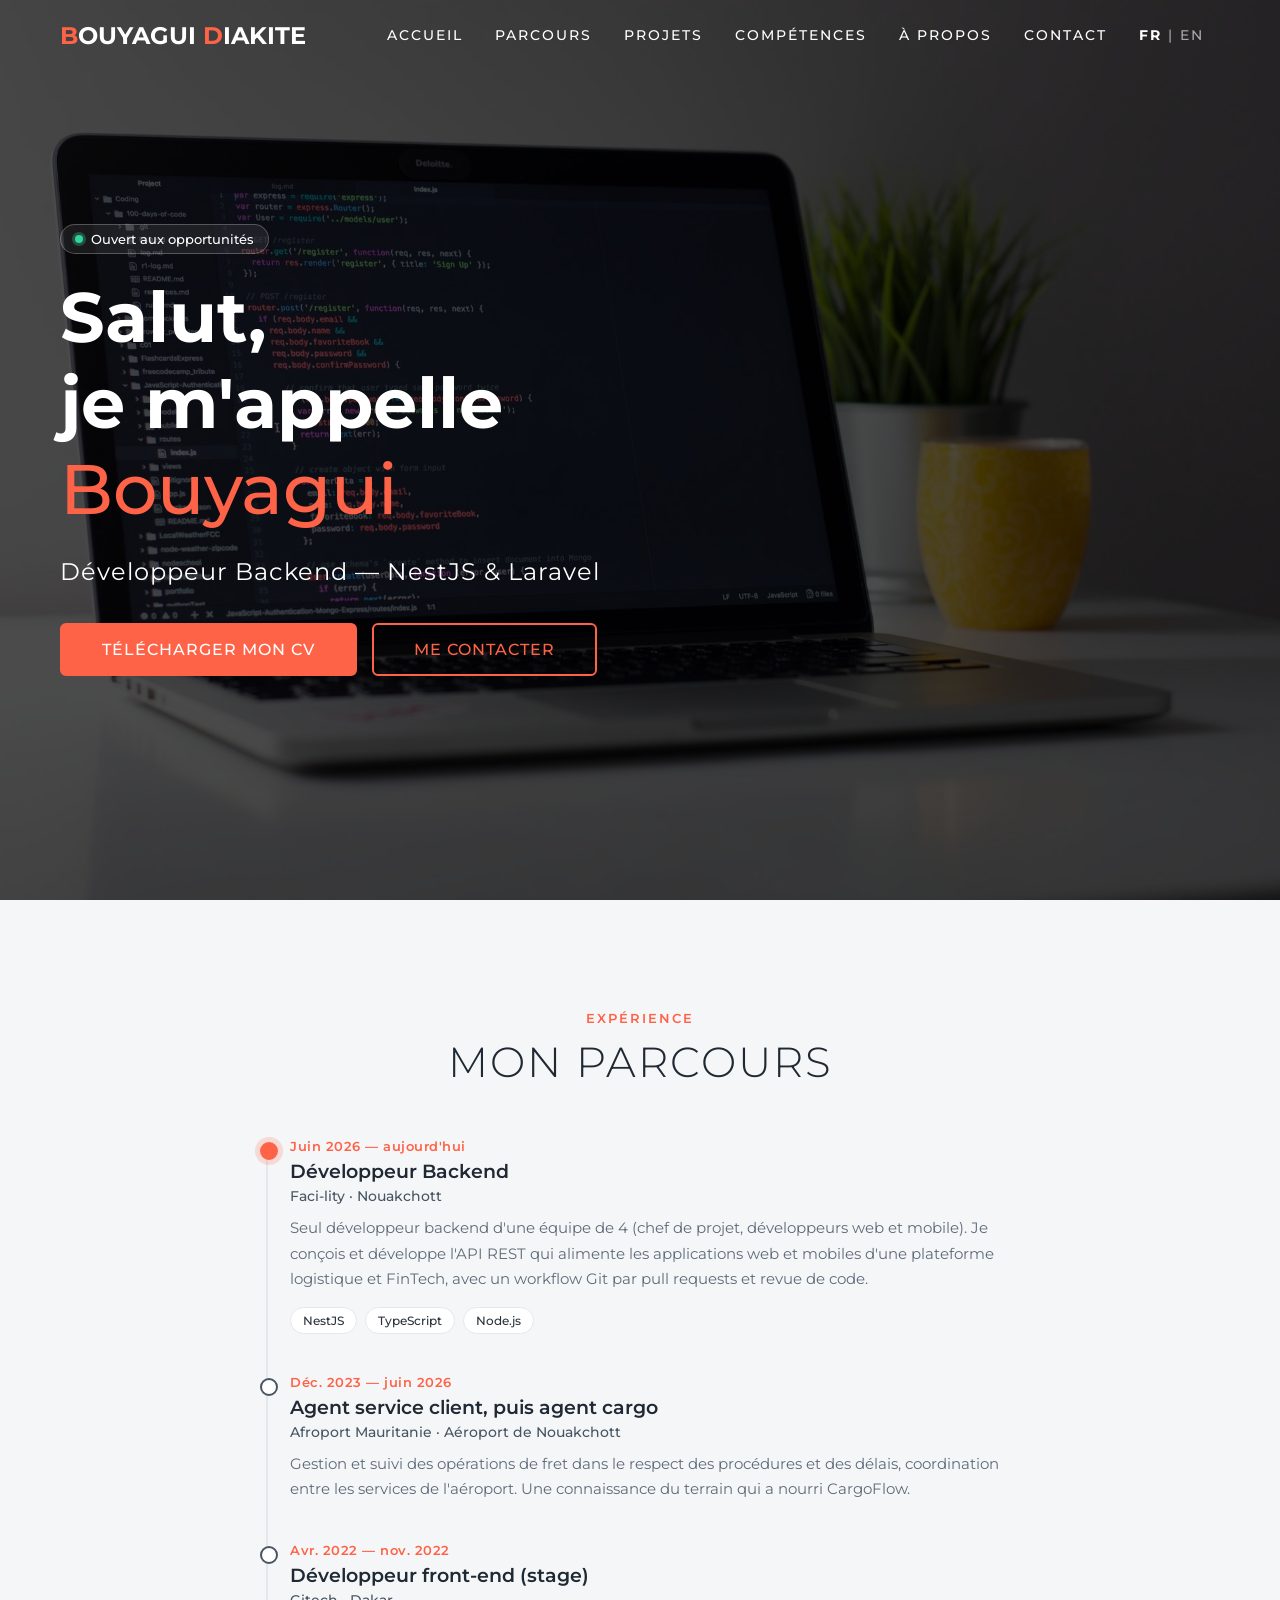
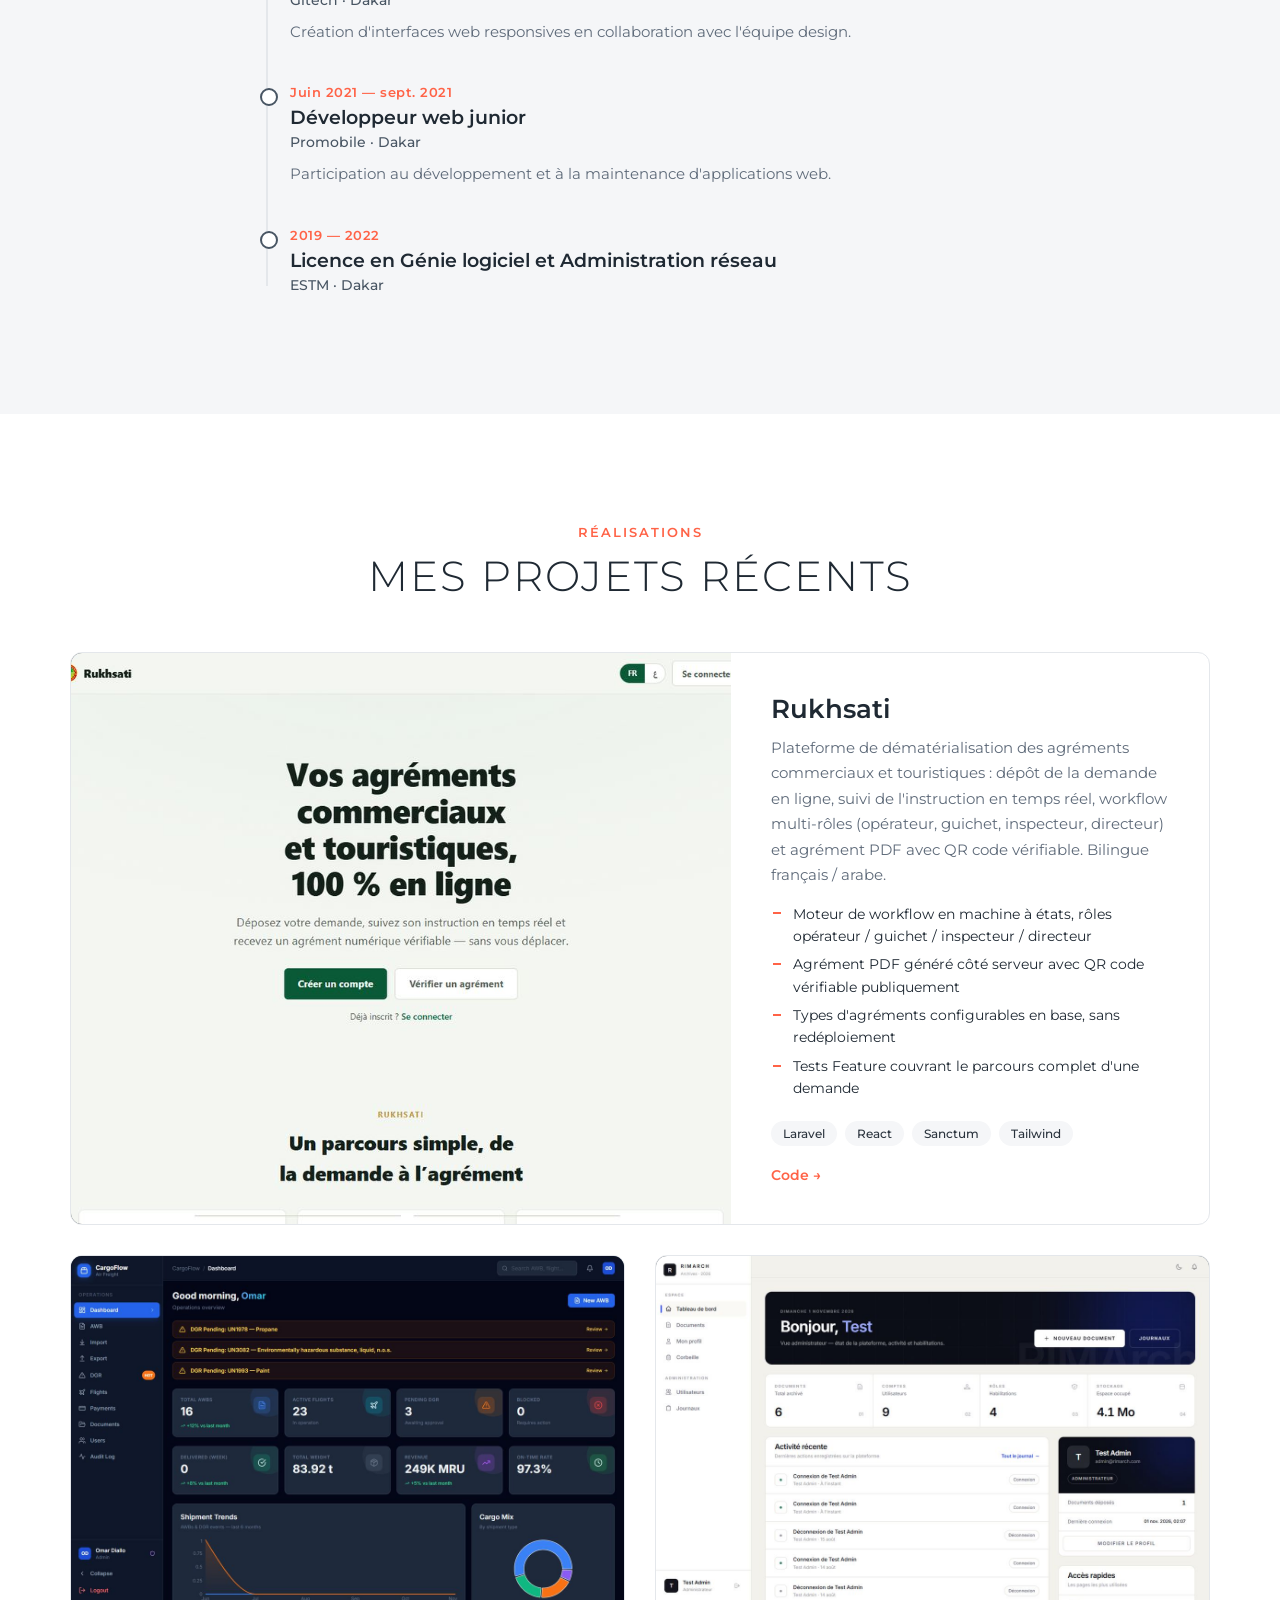
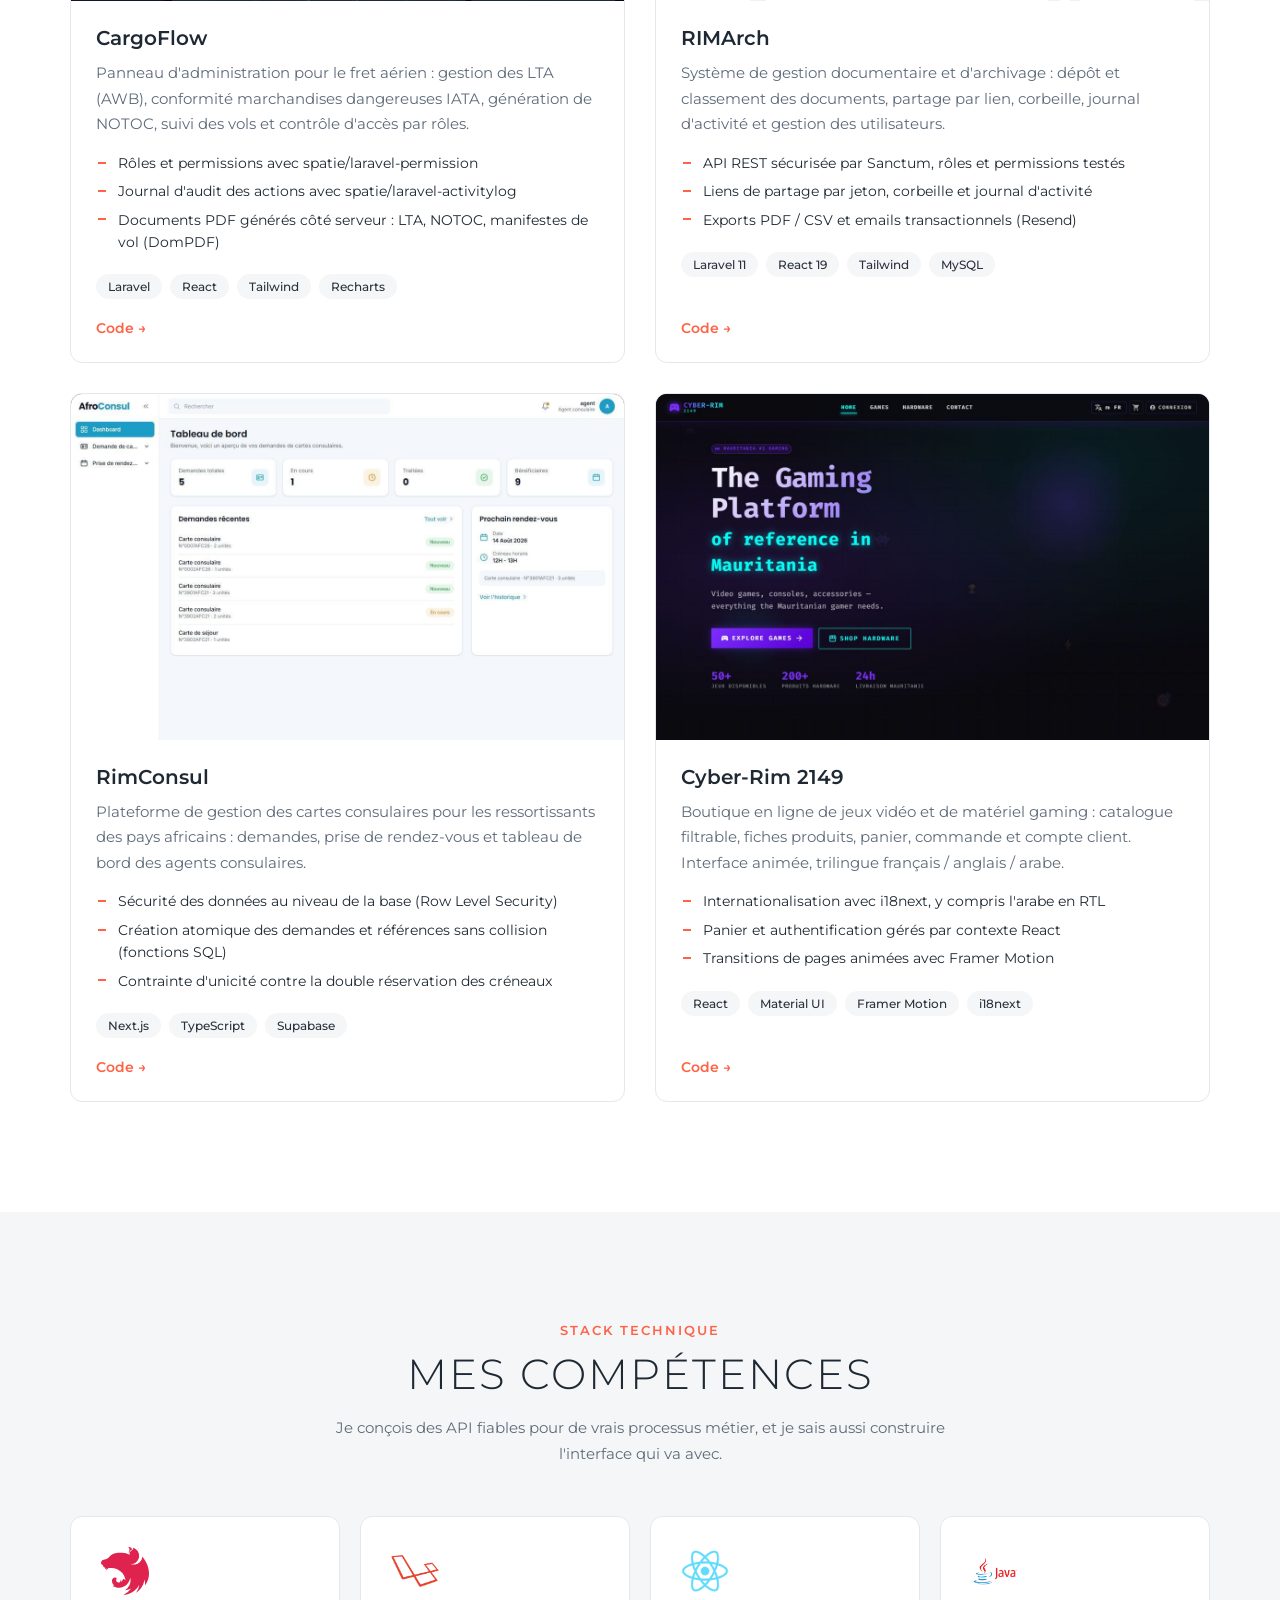
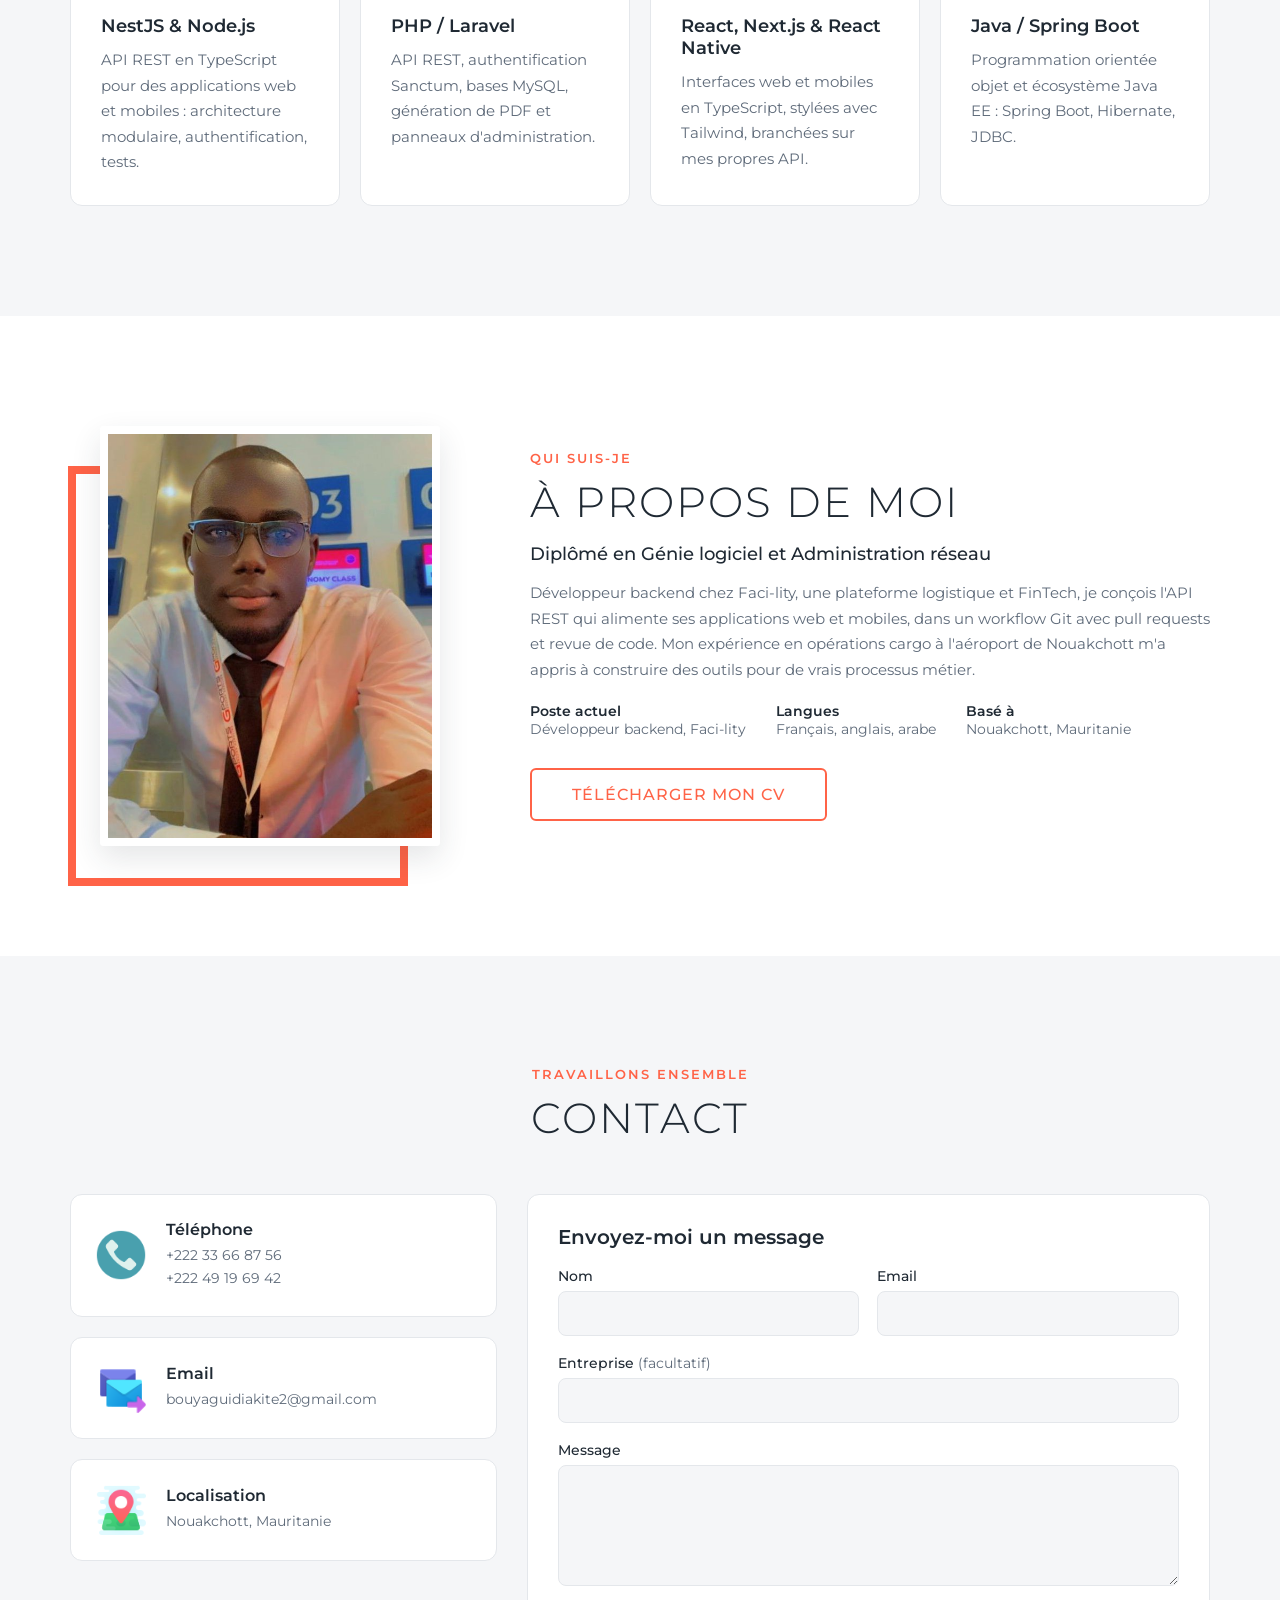
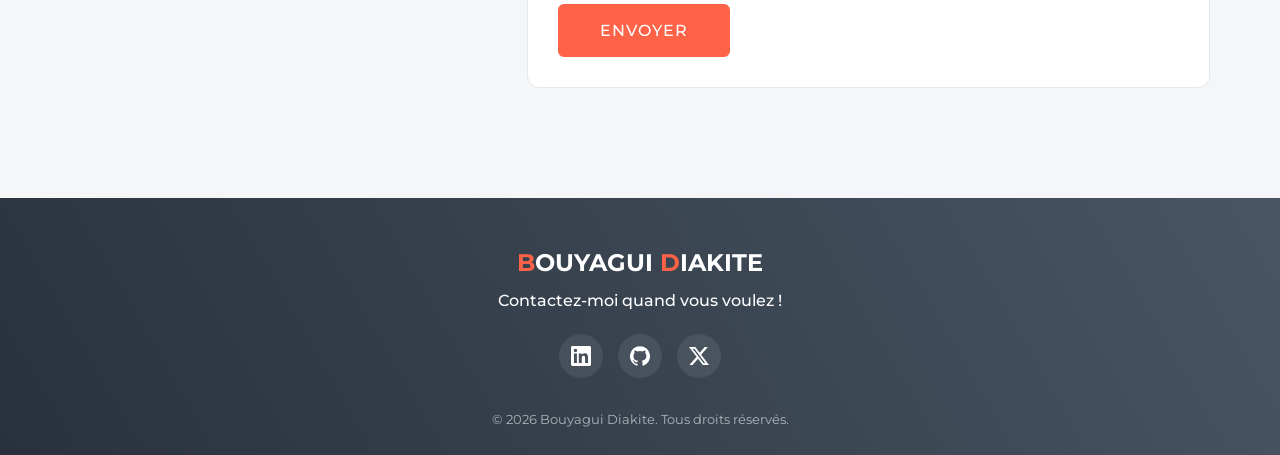
<file: index.html>
<!DOCTYPE html>
<html lang="fr">
<head>
    <meta charset="UTF-8">
    <meta name="viewport" content="width=device-width, initial-scale=1">
    <title>Bouyagui Diakite — Développeur Backend NestJS &amp; Laravel</title>
    <meta name="description" content="Portfolio de Bouyagui Diakite, développeur backend NestJS et Laravel basé à Nouakchott. Projets, compétences et contact.">
    <link rel="icon" href="images/favicon.svg" type="image/svg+xml">
    <link rel="alternate" hreflang="fr" href="https://bouyaguidiakite-portfolio.netlify.app/">
    <link rel="alternate" hreflang="en" href="https://bouyaguidiakite-portfolio.netlify.app/en/">
    <link rel="alternate" hreflang="x-default" href="https://bouyaguidiakite-portfolio.netlify.app/">
    <meta property="og:type" content="website">
    <meta property="og:url" content="https://bouyaguidiakite-portfolio.netlify.app/">
    <meta property="og:title" content="Bouyagui Diakite — Développeur Backend NestJS &amp; Laravel">
    <meta property="og:description" content="Développeur backend à Nouakchott. API REST, applications Laravel, NestJS et React : découvrez mes projets.">
    <meta property="og:site_name" content="Bouyagui Diakite">
    <meta property="og:image" content="https://bouyaguidiakite-portfolio.netlify.app/images/og.jpg">
    <meta property="og:image:secure_url" content="https://bouyaguidiakite-portfolio.netlify.app/images/og.jpg">
    <meta property="og:image:type" content="image/jpeg">
    <meta property="og:image:width" content="1200">
    <meta property="og:image:height" content="630">
    <meta property="og:image:alt" content="Bouyagui Diakite, développeur backend NestJS et Laravel">
    <meta property="og:locale" content="fr_FR">
    <meta property="og:locale:alternate" content="en_US">
    <meta name="twitter:card" content="summary_large_image">
    <link rel="preconnect" href="https://fonts.googleapis.com">
    <link rel="preconnect" href="https://fonts.gstatic.com" crossorigin>
    <link href="https://fonts.googleapis.com/css2?family=Montserrat:wght@300;400;500;700&display=swap" rel="stylesheet">
    <link rel="stylesheet" href="style.css">
</head>
<body>
    <header id="header">
        <div class="header container">
            <nav class="nav-bar">
                <div class="brand">
                    <a href="#hero"><span>B</span>ouyagui <span>D</span>iakite</a>
                </div>
                <div class="nav-list">
                    <button class="hamburger" aria-label="Ouvrir le menu" aria-expanded="false"><span class="bar"></span></button>
                    <ul>
                        <li><a href="#hero" data-after="Accueil">Accueil</a></li>
                        <li><a href="#parcours" data-after="Parcours">Parcours</a></li>
                        <li><a href="#projets" data-after="Projets">Projets</a></li>
                        <li><a href="#competences" data-after="Compétences">Compétences</a></li>
                        <li><a href="#about" data-after="À propos">À propos</a></li>
                        <li><a href="#contact" data-after="Contact">Contact</a></li>
                        <li class="lang-switch"><a href="en/" hreflang="en" lang="en" aria-label="English version"><strong>FR</strong> | <span>EN</span></a></li>
                    </ul>
                </div>
            </nav>
        </div>
    </header>

 <main>
 <!--------------------section banniere----------------------------------------------------->
 <section id="hero">
        <div class="banner container">
            <div>
                <span class="hero-badge"><span class="dot"></span>Ouvert aux opportunités</span>
                <h1>Salut,<span></span></h1>
                <h1>je m'appelle <span></span></h1>
                <h1>Bouyagui <span></span></h1>
                <p class="hero-role">Développeur Backend — NestJS &amp; Laravel</p>
                <div class="hero-actions">
                    <a href="CV_Bouyagui_Diakite_2026.pdf" class="ctn ctn-primary" download>Télécharger mon CV</a>
                    <a href="#contact" class="ctn">Me contacter</a>
                </div>
            </div>
        </div>
 </section>
 <!--------------------------end section banniere-------------------------------------->


 


 <!--section parcours-->
<section id="parcours">
    <div class="parcours section">
        <div class="section-head">
            <span class="eyebrow">Expérience</span>
            <h2 class="section-title">Mon parcours</h2>
        </div>
        <ol class="timeline">
            <li class="timeline-item current">
                <span class="timeline-date">Juin 2026 — aujourd'hui</span>
                <h3>Développeur Backend</h3>
                <span class="timeline-org">Faci-lity · Nouakchott</span>
                <p>Seul développeur backend d'une équipe de 4 (chef de projet, développeurs web et mobile).
                    Je conçois et développe l'API REST qui alimente les applications web et mobiles
                    d'une plateforme logistique et FinTech, avec un workflow Git par pull requests et revue de code.</p>
                <ul class="tags"><li>NestJS</li><li>TypeScript</li><li>Node.js</li></ul>
            </li>
            <li class="timeline-item">
                <span class="timeline-date">Déc. 2023 — juin 2026</span>
                <h3>Agent service client, puis agent cargo</h3>
                <span class="timeline-org">Afroport Mauritanie · Aéroport de Nouakchott</span>
                <p>Gestion et suivi des opérations de fret dans le respect des procédures et des délais,
                    coordination entre les services de l'aéroport. Une connaissance du terrain qui a nourri CargoFlow.</p>
            </li>
            <li class="timeline-item">
                <span class="timeline-date">Avr. 2022 — nov. 2022</span>
                <h3>Développeur front-end (stage)</h3>
                <span class="timeline-org">Gitech · Dakar</span>
                <p>Création d'interfaces web responsives en collaboration avec l'équipe design.</p>
            </li>
            <li class="timeline-item">
                <span class="timeline-date">Juin 2021 — sept. 2021</span>
                <h3>Développeur web junior</h3>
                <span class="timeline-org">Promobile · Dakar</span>
                <p>Participation au développement et à la maintenance d'applications web.</p>
            </li>
            <li class="timeline-item">
                <span class="timeline-date">2019 — 2022</span>
                <h3>Licence en Génie logiciel et Administration réseau</h3>
                <span class="timeline-org">ESTM · Dakar</span>
            </li>
        </ol>
    </div>
</section>
 <!-- end section parcours-->

 <!--section projets-->
<section id="projets">
    <div class="projets section">
        <div class="section-head">
            <span class="eyebrow">Réalisations</span>
            <h2 class="section-title">Mes projets récents</h2>
        </div>
        <div class="projet-grid">
            <article class="projet-card featured">
                <div class="projet-img"><img src="./images/projets/rukhsati.jpg" alt="Page d'accueil de Rukhsati" loading="lazy"></div>
                <div class="projet-body">
                    <h3>Rukhsati</h3>
                    <p>Plateforme de dématérialisation des agréments commerciaux et touristiques : dépôt de la demande en ligne,
                        suivi de l'instruction en temps réel, workflow multi-rôles (opérateur, guichet, inspecteur, directeur)
                        et agrément PDF avec QR code vérifiable. Bilingue français / arabe.</p>
                    <ul class="points">
                        <li>Moteur de workflow en machine à états, rôles opérateur / guichet / inspecteur / directeur</li>
                        <li>Agrément PDF généré côté serveur avec QR code vérifiable publiquement</li>
                        <li>Types d'agréments configurables en base, sans redéploiement</li>
                        <li>Tests Feature couvrant le parcours complet d'une demande</li>
                    </ul>
                    <ul class="tags"><li>Laravel</li><li>React</li><li>Sanctum</li><li>Tailwind</li></ul>
                    <div class="projet-links">
                        <a href="https://github.com/Bouyagui-diakite/rukhsati" target="_blank" rel="noopener">Code</a>
                    </div>
                </div>
            </article>

            <article class="projet-card">
                <div class="projet-img"><img src="./images/projets/cargoflow.jpg" alt="Tableau de bord de CargoFlow" loading="lazy"></div>
                <div class="projet-body">
                    <h3>CargoFlow</h3>
                    <p>Panneau d'administration pour le fret aérien : gestion des LTA (AWB), conformité marchandises dangereuses IATA,
                        génération de NOTOC, suivi des vols et contrôle d'accès par rôles.</p>
                    <ul class="points">
                        <li>Rôles et permissions avec spatie/laravel-permission</li>
                        <li>Journal d'audit des actions avec spatie/laravel-activitylog</li>
                        <li>Documents PDF générés côté serveur : LTA, NOTOC, manifestes de vol (DomPDF)</li>
                    </ul>
                    <ul class="tags"><li>Laravel</li><li>React</li><li>Tailwind</li><li>Recharts</li></ul>
                    <div class="projet-links">
                        <a href="https://github.com/Bouyagui-diakite/CargoFlow" target="_blank" rel="noopener">Code</a>
                    </div>
                </div>
            </article>

            <article class="projet-card">
                <div class="projet-img"><img src="./images/projets/rimarch.jpg" alt="Tableau de bord de RIMArch" loading="lazy"></div>
                <div class="projet-body">
                    <h3>RIMArch</h3>
                    <p>Système de gestion documentaire et d'archivage : dépôt et classement des documents, partage par lien,
                        corbeille, journal d'activité et gestion des utilisateurs.</p>
                    <ul class="points">
                        <li>API REST sécurisée par Sanctum, rôles et permissions testés</li>
                        <li>Liens de partage par jeton, corbeille et journal d'activité</li>
                        <li>Exports PDF / CSV et emails transactionnels (Resend)</li>
                    </ul>
                    <ul class="tags"><li>Laravel 11</li><li>React 19</li><li>Tailwind</li><li>MySQL</li></ul>
                    <div class="projet-links">
                        <a href="https://github.com/Bouyagui-diakite/RimArch" target="_blank" rel="noopener">Code</a>
                    </div>
                </div>
            </article>

            <article class="projet-card">
                <div class="projet-img"><img src="./images/projets/rimconsul.jpg" alt="Tableau de bord de RimConsul" loading="lazy"></div>
                <div class="projet-body">
                    <h3>RimConsul</h3>
                    <p>Plateforme de gestion des cartes consulaires pour les ressortissants des pays africains :
                        demandes, prise de rendez-vous et tableau de bord des agents consulaires.</p>
                    <ul class="points">
                        <li>Sécurité des données au niveau de la base (Row Level Security)</li>
                        <li>Création atomique des demandes et références sans collision (fonctions SQL)</li>
                        <li>Contrainte d'unicité contre la double réservation des créneaux</li>
                    </ul>
                    <ul class="tags"><li>Next.js</li><li>TypeScript</li><li>Supabase</li></ul>
                    <div class="projet-links">
                        <a href="https://github.com/Bouyagui-diakite/RimConsul" target="_blank" rel="noopener">Code</a>
                    </div>
                </div>
            </article>

            <article class="projet-card">
                <div class="projet-img"><img src="./images/projets/cyber-rim.jpg" alt="Page d'accueil de Cyber-Rim 2149" loading="lazy"></div>
                <div class="projet-body">
                    <h3>Cyber-Rim 2149</h3>
                    <p>Boutique en ligne de jeux vidéo et de matériel gaming : catalogue filtrable, fiches produits, panier,
                        commande et compte client. Interface animée, trilingue français / anglais / arabe.</p>
                    <ul class="points">
                        <li>Internationalisation avec i18next, y compris l'arabe en RTL</li>
                        <li>Panier et authentification gérés par contexte React</li>
                        <li>Transitions de pages animées avec Framer Motion</li>
                    </ul>
                    <ul class="tags"><li>React</li><li>Material UI</li><li>Framer Motion</li><li>i18next</li></ul>
                    <div class="projet-links">
                        <a href="https://github.com/Bouyagui-diakite/Cyber-Rim2149" target="_blank" rel="noopener">Code</a>
                    </div>
                </div>
            </article>
        </div>
    </div>
</section>
 <!-- end section projets-->

 <!--section competences-->
<section id="competences">
    <div class="competences section">
        <div class="section-head">
            <span class="eyebrow">Stack technique</span>
            <h2 class="section-title">Mes compétences</h2>
            <p>Je conçois des API fiables pour de vrais processus métier, et je sais aussi construire l'interface qui va avec.</p>
        </div>
        <div class="service-grid">
            <article class="service-item">
                <div class="icon"><img src="./images/nestjs.svg" alt=""></div>
                <h3>NestJS &amp; Node.js</h3>
                <p>API REST en TypeScript pour des applications web et mobiles : architecture modulaire, authentification, tests.</p>
            </article>
            <article class="service-item">
                <div class="icon"><img src="./images/no-image.png" alt=""></div>
                <h3>PHP / Laravel</h3>
                <p>API REST, authentification Sanctum, bases MySQL, génération de PDF et panneaux d'administration.</p>
            </article>
            <article class="service-item">
                <div class="icon"><img src="./images/logo512.png" alt=""></div>
                <h3>React, Next.js &amp; React Native</h3>
                <p>Interfaces web et mobiles en TypeScript, stylées avec Tailwind, branchées sur mes propres API.</p>
            </article>
            <article class="service-item">
                <div class="icon"><img src="./images/java.png" alt=""></div>
                <h3>Java / Spring Boot</h3>
                <p>Programmation orientée objet et écosystème Java EE : Spring Boot, Hibernate, JDBC.</p>
            </article>
        </div>
    </div>
</section>
 <!-- end section competences-->


 <!--  section about-->
<section id="about">
    <div class="about section">
        <div class="col-left">
            <div class="about-img">
                <img src="./images/photo.jpg" alt="Portrait de Bouyagui Diakite">
            </div>
        </div>
        <div class="col-right">
            <span class="eyebrow">Qui suis-je</span>
            <h2 class="section-title">À propos de moi</h2>
            <h3>Diplômé en Génie logiciel et Administration réseau</h3>
            <p>Développeur backend chez Faci-lity, une plateforme logistique et FinTech, je conçois l'API REST
                qui alimente ses applications web et mobiles, dans un workflow Git avec pull requests et revue de code.
                Mon expérience en opérations cargo à l'aéroport de Nouakchott m'a appris à construire des outils
                pour de vrais processus métier.</p>
            <ul class="facts">
                <li><strong>Poste actuel</strong> Développeur backend, Faci-lity</li>
                <li><strong>Langues</strong> Français, anglais, arabe</li>
                <li><strong>Basé à</strong> Nouakchott, Mauritanie</li>
            </ul>
            <a href="CV_Bouyagui_Diakite_2026.pdf" class="ctn" download>Télécharger mon CV</a>
        </div>
    </div>
</section>
 <!-- fin section about-->


  <!--  section contacts-->
<section id="contact">
    <div class="contact section">
        <div class="section-head">
            <span class="eyebrow">Travaillons ensemble</span>
            <h2 class="section-title">Contact</h2>
        </div>
        <div class="contact-layout">
        <div class="contact-items">
            <div class="contact-item">
                <div class="icon"><img src="images/icons8-phone-64.png" alt=""></div>
                <div class="contact-info">
                    <h3>Téléphone</h3>
                    <a href="tel:+22233668756">+222 33 66 87 56</a>
                    <a href="tel:+22249196942">+222 49 19 69 42</a>
                </div>
            </div>

            <div class="contact-item">
                <div class="icon"><img src="images/icons8-send-email-48.png" alt=""></div>
                <div class="contact-info">
                    <h3>Email</h3>
                    <a href="mailto:bouyaguidiakite2@gmail.com">bouyaguidiakite2@gmail.com</a>
                </div>
            </div>

            <div class="contact-item">
                <div class="icon"><img src="images/icons8-address-64.png" alt=""></div>
                <div class="contact-info">
                    <h3>Localisation</h3>
                    <span>Nouakchott, Mauritanie</span>
                </div>
            </div>
        </div>

        <form class="contact-form" id="contact-form" action="https://api.web3forms.com/submit" method="POST">
            <!-- clé publique Web3Forms : les messages arrivent sur bouyaguidiakite2@gmail.com -->
            <input type="hidden" name="access_key" value="1512778f-2d88-4414-a1f5-3ca4e0561b0a">
            <input type="hidden" name="subject" value="Nouveau message depuis le portfolio">
            <input type="hidden" name="from_name" value="Portfolio Bouyagui Diakite">
            <input type="checkbox" name="botcheck" class="botcheck" tabindex="-1" autocomplete="off">

            <h3>Envoyez-moi un message</h3>
            <div class="form-row">
                <label>Nom
                    <input type="text" name="name" required autocomplete="name">
                </label>
                <label>Email
                    <input type="email" name="email" required autocomplete="email">
                </label>
            </div>
            <label><span>Entreprise <span class="optional">(facultatif)</span></span>
                <input type="text" name="entreprise" autocomplete="organization">
            </label>
            <label>Message
                <textarea name="message" rows="5" required></textarea>
            </label>
            <button type="submit" class="ctn ctn-primary">Envoyer</button>
            <p class="form-status" role="status" aria-live="polite"></p>
        </form>
        </div>
    </div>
</section>
  <!--  fin section contacts-->
 </main>

  <!--  section footer-->
<footer id="footer">
    <div class="footer container">
        <div class="brand"><span>B</span>ouyagui <span>D</span>iakite</div>
        <p class="footer-cta">Contactez-moi quand vous voulez !</p>
        <div class="social-icon">
            <a class="social-item" href="https://www.linkedin.com/in/bouyagui-diakite-13559a230/" target="_blank" rel="noopener" aria-label="LinkedIn"><svg viewBox="0 0 24 24" aria-hidden="true"><path d="M20.45 20.45h-3.56v-5.57c0-1.33-.03-3.04-1.85-3.04-1.85 0-2.14 1.45-2.14 2.94v5.67H9.34V9h3.42v1.56h.05c.48-.9 1.64-1.85 3.37-1.85 3.6 0 4.27 2.37 4.27 5.46v6.28zM5.34 7.43a2.06 2.06 0 1 1 0-4.13 2.06 2.06 0 0 1 0 4.13zM7.12 20.45H3.56V9h3.56v11.45zM22.22 0H1.77C.79 0 0 .77 0 1.73v20.54C0 23.23.79 24 1.77 24h20.45c.98 0 1.78-.77 1.78-1.73V1.73C24 .77 23.2 0 22.22 0z"/></svg></a>
            <a class="social-item" href="https://github.com/Bouyagui-diakite" target="_blank" rel="noopener" aria-label="GitHub"><svg viewBox="0 0 24 24" aria-hidden="true"><path d="M12 .3a12 12 0 0 0-3.8 23.4c.6.1.8-.3.8-.6v-2c-3.3.7-4-1.6-4-1.6-.6-1.4-1.4-1.8-1.4-1.8-1-.7.1-.7.1-.7 1.2.1 1.8 1.2 1.8 1.2 1 1.8 2.8 1.3 3.5 1 0-.8.4-1.3.7-1.6-2.7-.3-5.5-1.3-5.5-6 0-1.2.5-2.3 1.3-3.1-.2-.4-.6-1.6 0-3.2 0 0 1-.3 3.4 1.2a11.5 11.5 0 0 1 6 0c2.3-1.5 3.3-1.2 3.3-1.2.6 1.6.2 2.8.1 3.2.8.8 1.3 1.9 1.3 3.2 0 4.6-2.8 5.6-5.5 5.9.5.4.9 1.1.9 2.2v3.3c0 .3.1.7.8.6A12 12 0 0 0 12 .3"/></svg></a>
            <a class="social-item" href="https://twitter.com/Dev_frontend1" target="_blank" rel="noopener" aria-label="X (Twitter)"><svg viewBox="0 0 24 24" aria-hidden="true"><path d="M18.9 1.2h3.7l-8 9.2 9.4 12.4h-7.4l-5.8-7.6-6.6 7.6H.5l8.6-9.8L0 1.2h7.6l5.2 6.9 6.1-6.9zm-1.3 19.5h2L6.5 3.2H4.3l13.3 17.5z"/></svg></a>
        </div>
        <p>© <span id="year">2026</span> Bouyagui Diakite. Tous droits réservés.</p>
    </div>
</footer>
  <!--  fin section footer-->
  <script src="script.js"></script>
</body>
</html>
</file>
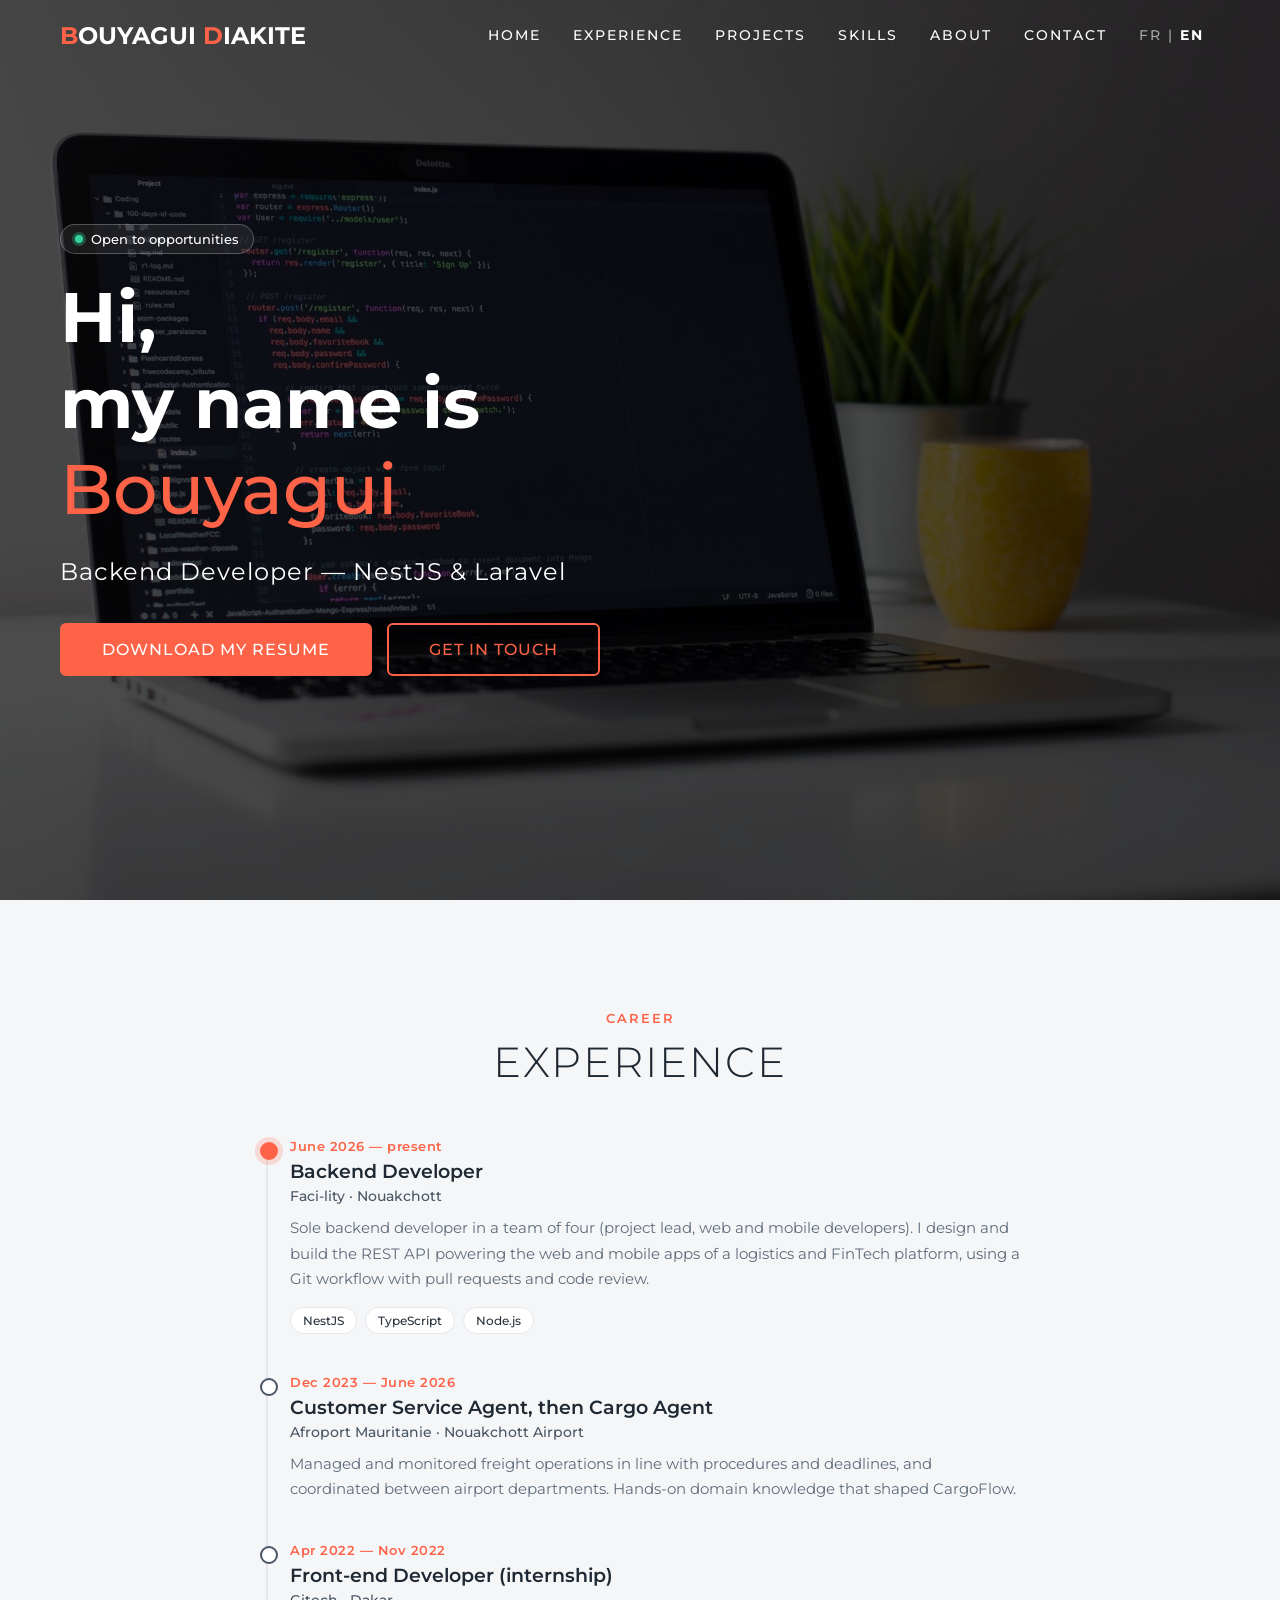
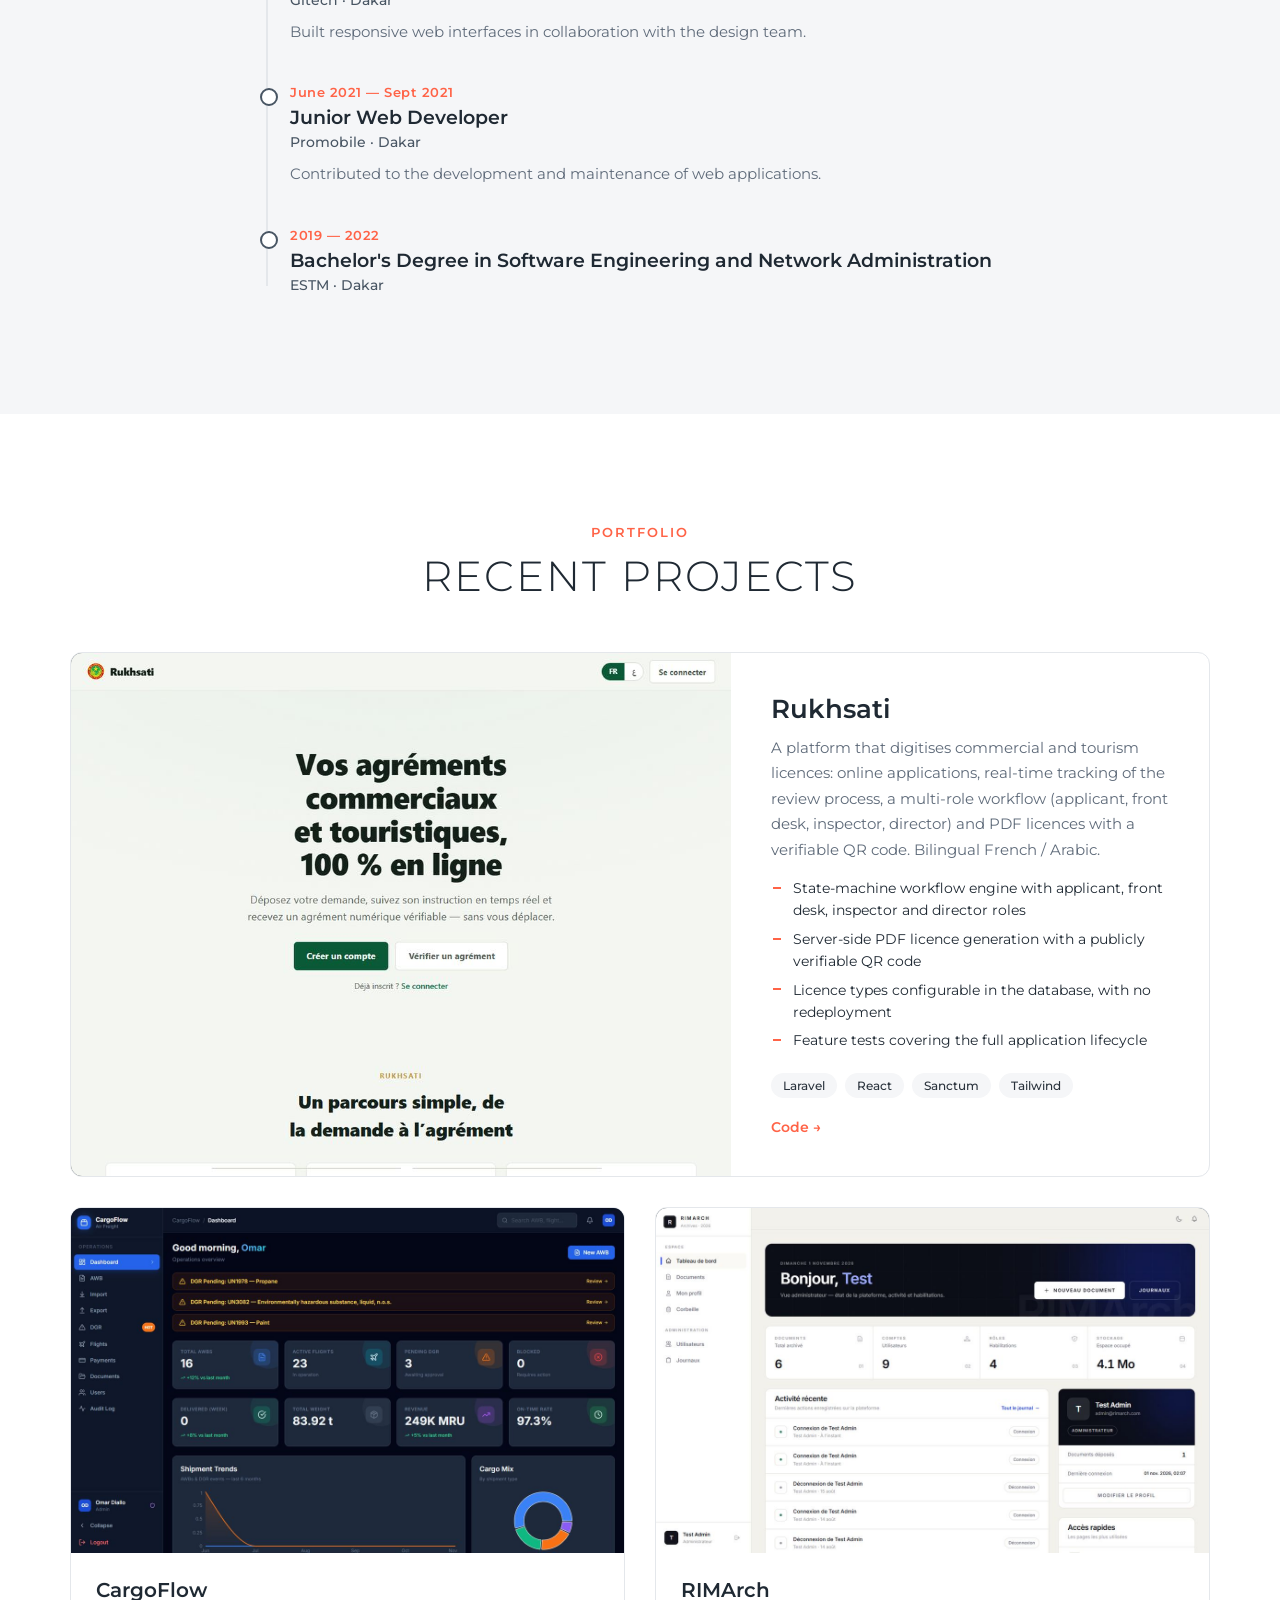
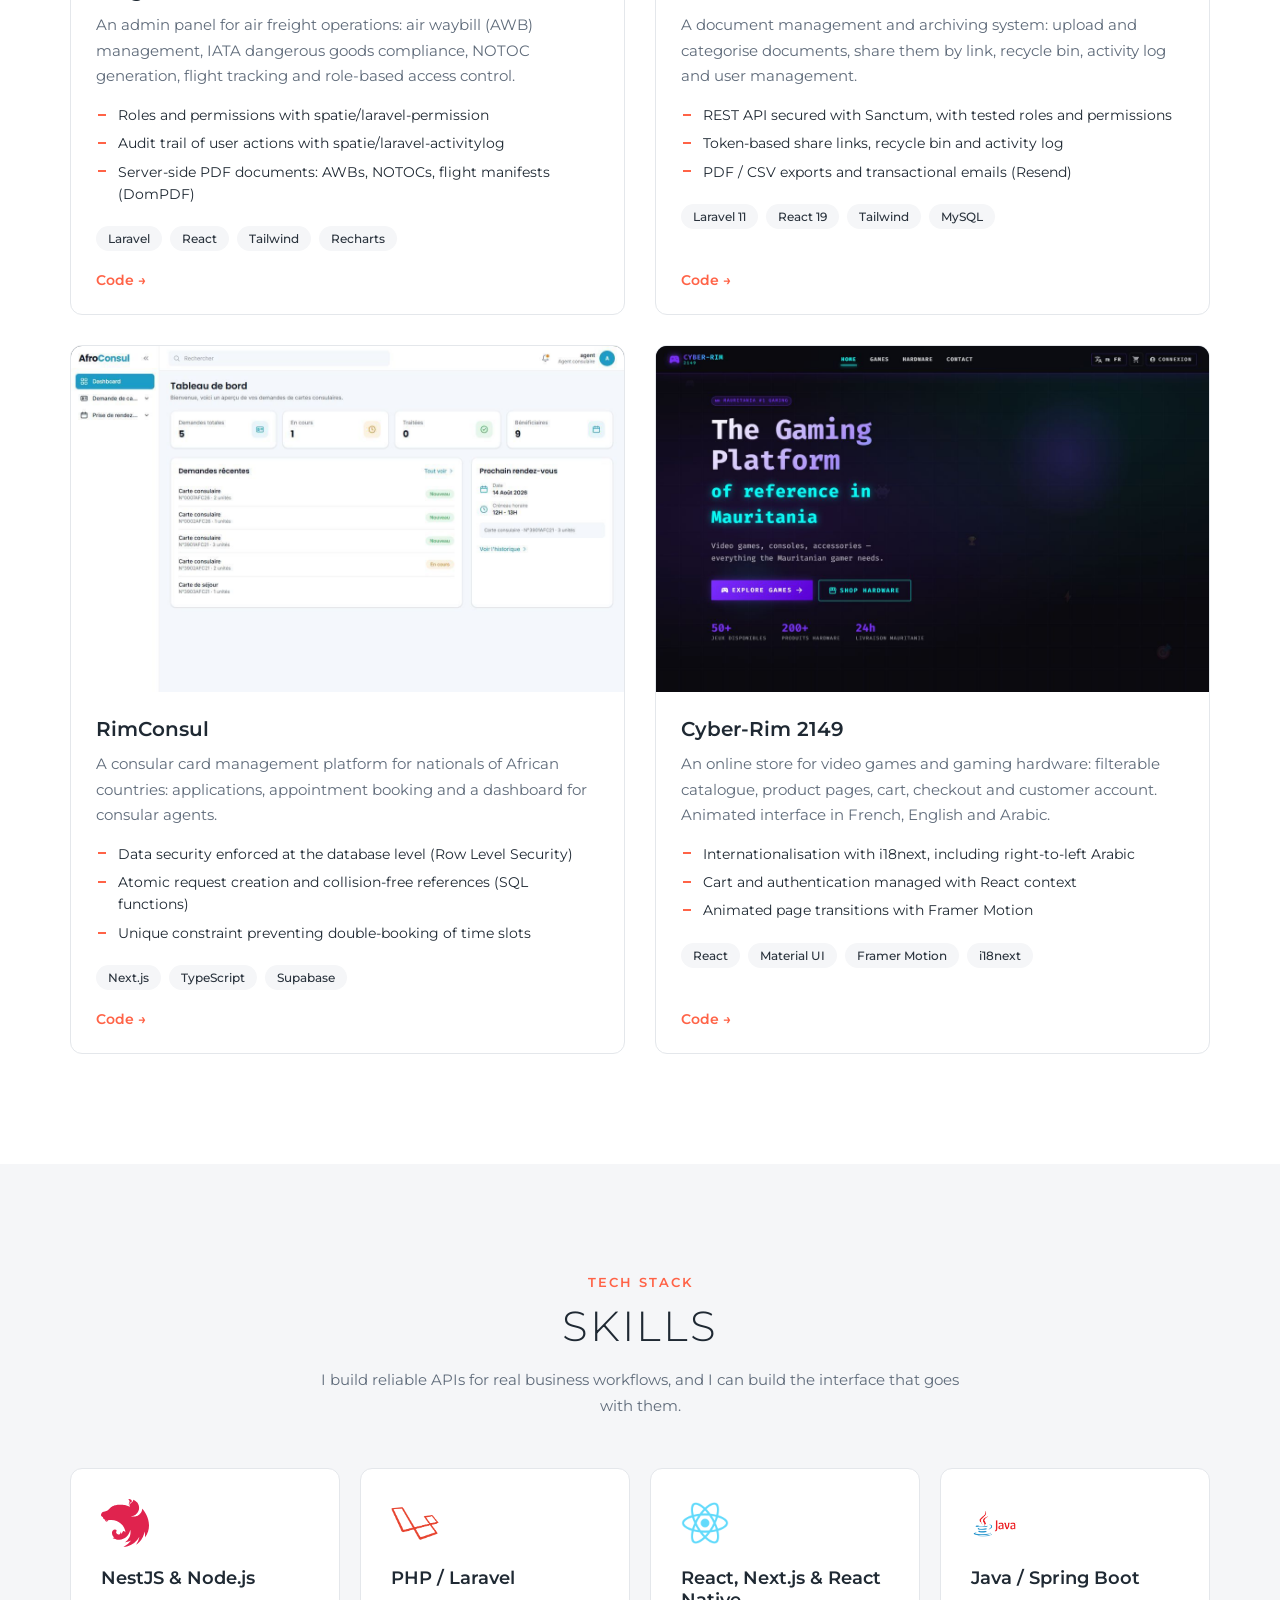
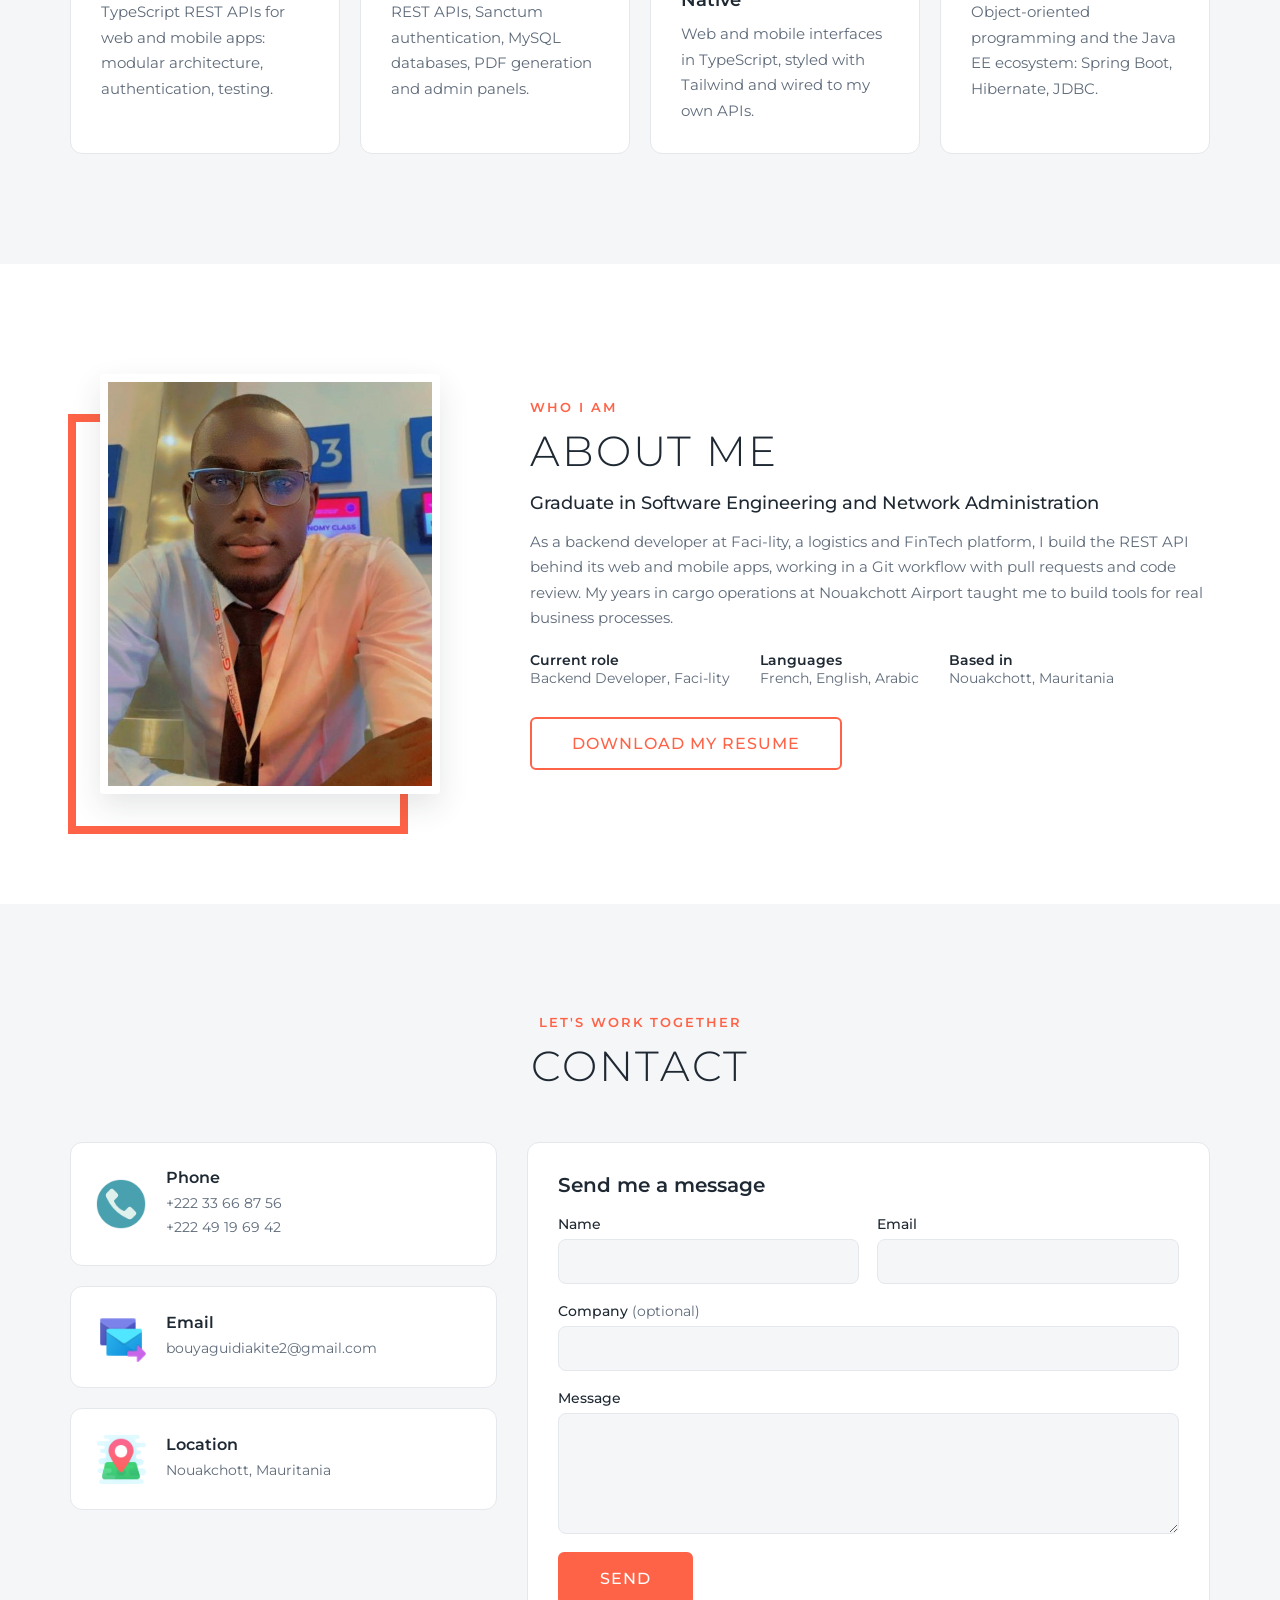
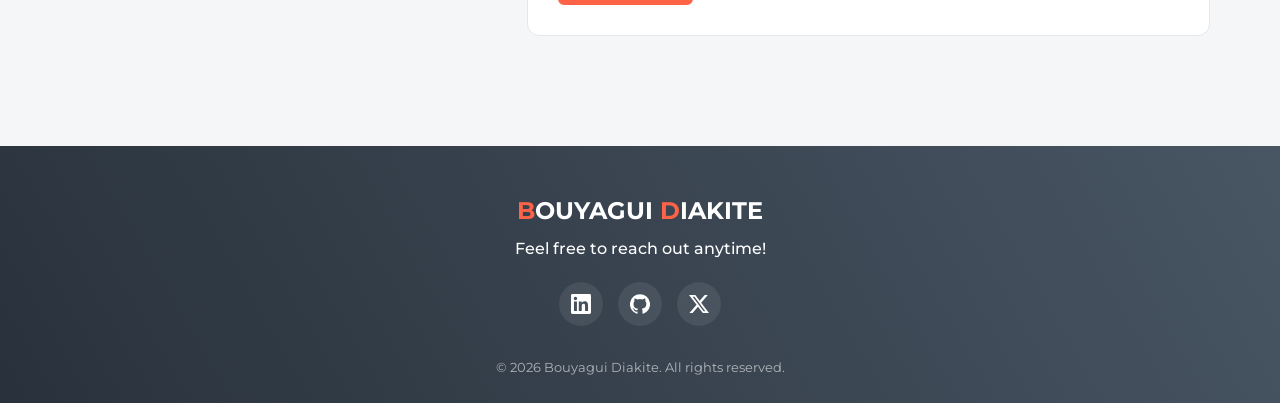
<file: en/index.html>
<!DOCTYPE html>
<html lang="en">
<head>
    <meta charset="UTF-8">
    <meta name="viewport" content="width=device-width, initial-scale=1">
    <title>Bouyagui Diakite — Backend Developer NestJS &amp; Laravel</title>
    <meta name="description" content="Portfolio of Bouyagui Diakite, backend developer (NestJS and Laravel) based in Nouakchott, Mauritania. Projects, skills and contact.">
    <link rel="icon" href="../images/favicon.svg" type="image/svg+xml">
    <link rel="alternate" hreflang="fr" href="https://bouyaguidiakite-portfolio.netlify.app/">
    <link rel="alternate" hreflang="en" href="https://bouyaguidiakite-portfolio.netlify.app/en/">
    <link rel="alternate" hreflang="x-default" href="https://bouyaguidiakite-portfolio.netlify.app/">
    <meta property="og:type" content="website">
    <meta property="og:url" content="https://bouyaguidiakite-portfolio.netlify.app/en/">
    <meta property="og:title" content="Bouyagui Diakite — Backend Developer NestJS &amp; Laravel">
    <meta property="og:description" content="Backend developer in Nouakchott. REST APIs, Laravel, NestJS and React applications: take a look at my projects.">
    <meta property="og:site_name" content="Bouyagui Diakite">
    <meta property="og:image" content="https://bouyaguidiakite-portfolio.netlify.app/images/og-en.jpg">
    <meta property="og:image:secure_url" content="https://bouyaguidiakite-portfolio.netlify.app/images/og-en.jpg">
    <meta property="og:image:type" content="image/jpeg">
    <meta property="og:image:width" content="1200">
    <meta property="og:image:height" content="630">
    <meta property="og:image:alt" content="Bouyagui Diakite, backend developer, NestJS and Laravel">
    <meta property="og:locale" content="en_US">
    <meta property="og:locale:alternate" content="fr_FR">
    <meta name="twitter:card" content="summary_large_image">
    <link rel="preconnect" href="https://fonts.googleapis.com">
    <link rel="preconnect" href="https://fonts.gstatic.com" crossorigin>
    <link href="https://fonts.googleapis.com/css2?family=Montserrat:wght@300;400;500;700&display=swap" rel="stylesheet">
    <link rel="stylesheet" href="../style.css">
</head>
<body>
    <header id="header">
        <div class="header container">
            <nav class="nav-bar">
                <div class="brand">
                    <a href="#hero"><span>B</span>ouyagui <span>D</span>iakite</a>
                </div>
                <div class="nav-list">
                    <button class="hamburger" aria-label="Open menu" aria-expanded="false"><span class="bar"></span></button>
                    <ul>
                        <li><a href="#hero" data-after="Home">Home</a></li>
                        <li><a href="#parcours" data-after="Experience">Experience</a></li>
                        <li><a href="#projets" data-after="Projects">Projects</a></li>
                        <li><a href="#competences" data-after="Skills">Skills</a></li>
                        <li><a href="#about" data-after="About">About</a></li>
                        <li><a href="#contact" data-after="Contact">Contact</a></li>
                        <li class="lang-switch"><a href="../" hreflang="fr" lang="fr" aria-label="Version française"><span>FR</span> | <strong>EN</strong></a></li>
                    </ul>
                </div>
            </nav>
        </div>
    </header>

 <main>
 <!--------------------section banniere----------------------------------------------------->
 <section id="hero">
        <div class="banner container">
            <div>
                <span class="hero-badge"><span class="dot"></span>Open to opportunities</span>
                <h1>Hi,<span></span></h1>
                <h1>my name is <span></span></h1>
                <h1>Bouyagui <span></span></h1>
                <p class="hero-role">Backend Developer — NestJS &amp; Laravel</p>
                <div class="hero-actions">
                    <a href="../CV_Bouyagui_Diakite_2026.pdf" class="ctn ctn-primary" download>Download my resume</a>
                    <a href="#contact" class="ctn">Get in touch</a>
                </div>
            </div>
        </div>
 </section>
 <!--------------------------end section banniere-------------------------------------->


 <!--section parcours-->
<section id="parcours">
    <div class="parcours section">
        <div class="section-head">
            <span class="eyebrow">Career</span>
            <h2 class="section-title">Experience</h2>
        </div>
        <ol class="timeline">
            <li class="timeline-item current">
                <span class="timeline-date">June 2026 — present</span>
                <h3>Backend Developer</h3>
                <span class="timeline-org">Faci-lity · Nouakchott</span>
                <p>Sole backend developer in a team of four (project lead, web and mobile developers).
                    I design and build the REST API powering the web and mobile apps of a logistics
                    and FinTech platform, using a Git workflow with pull requests and code review.</p>
                <ul class="tags"><li>NestJS</li><li>TypeScript</li><li>Node.js</li></ul>
            </li>
            <li class="timeline-item">
                <span class="timeline-date">Dec 2023 — June 2026</span>
                <h3>Customer Service Agent, then Cargo Agent</h3>
                <span class="timeline-org">Afroport Mauritanie · Nouakchott Airport</span>
                <p>Managed and monitored freight operations in line with procedures and deadlines,
                    and coordinated between airport departments. Hands-on domain knowledge that shaped CargoFlow.</p>
            </li>
            <li class="timeline-item">
                <span class="timeline-date">Apr 2022 — Nov 2022</span>
                <h3>Front-end Developer (internship)</h3>
                <span class="timeline-org">Gitech · Dakar</span>
                <p>Built responsive web interfaces in collaboration with the design team.</p>
            </li>
            <li class="timeline-item">
                <span class="timeline-date">June 2021 — Sept 2021</span>
                <h3>Junior Web Developer</h3>
                <span class="timeline-org">Promobile · Dakar</span>
                <p>Contributed to the development and maintenance of web applications.</p>
            </li>
            <li class="timeline-item">
                <span class="timeline-date">2019 — 2022</span>
                <h3>Bachelor's Degree in Software Engineering and Network Administration</h3>
                <span class="timeline-org">ESTM · Dakar</span>
            </li>
        </ol>
    </div>
</section>
 <!-- end section parcours-->

 <!--section projets-->
<section id="projets">
    <div class="projets section">
        <div class="section-head">
            <span class="eyebrow">Portfolio</span>
            <h2 class="section-title">Recent projects</h2>
        </div>
        <div class="projet-grid">
            <article class="projet-card featured">
                <div class="projet-img"><img src="../images/projets/rukhsati.jpg" alt="Rukhsati home page" loading="lazy"></div>
                <div class="projet-body">
                    <h3>Rukhsati</h3>
                    <p>A platform that digitises commercial and tourism licences: online applications,
                        real-time tracking of the review process, a multi-role workflow (applicant, front desk, inspector, director)
                        and PDF licences with a verifiable QR code. Bilingual French / Arabic.</p>
                    <ul class="points">
                        <li>State-machine workflow engine with applicant, front desk, inspector and director roles</li>
                        <li>Server-side PDF licence generation with a publicly verifiable QR code</li>
                        <li>Licence types configurable in the database, with no redeployment</li>
                        <li>Feature tests covering the full application lifecycle</li>
                    </ul>
                    <ul class="tags"><li>Laravel</li><li>React</li><li>Sanctum</li><li>Tailwind</li></ul>
                    <div class="projet-links">
                        <a href="https://github.com/Bouyagui-diakite/rukhsati" target="_blank" rel="noopener">Code</a>
                    </div>
                </div>
            </article>

            <article class="projet-card">
                <div class="projet-img"><img src="../images/projets/cargoflow.jpg" alt="CargoFlow dashboard" loading="lazy"></div>
                <div class="projet-body">
                    <h3>CargoFlow</h3>
                    <p>An admin panel for air freight operations: air waybill (AWB) management, IATA dangerous goods compliance,
                        NOTOC generation, flight tracking and role-based access control.</p>
                    <ul class="points">
                        <li>Roles and permissions with spatie/laravel-permission</li>
                        <li>Audit trail of user actions with spatie/laravel-activitylog</li>
                        <li>Server-side PDF documents: AWBs, NOTOCs, flight manifests (DomPDF)</li>
                    </ul>
                    <ul class="tags"><li>Laravel</li><li>React</li><li>Tailwind</li><li>Recharts</li></ul>
                    <div class="projet-links">
                        <a href="https://github.com/Bouyagui-diakite/CargoFlow" target="_blank" rel="noopener">Code</a>
                    </div>
                </div>
            </article>

            <article class="projet-card">
                <div class="projet-img"><img src="../images/projets/rimarch.jpg" alt="RIMArch dashboard" loading="lazy"></div>
                <div class="projet-body">
                    <h3>RIMArch</h3>
                    <p>A document management and archiving system: upload and categorise documents, share them by link,
                        recycle bin, activity log and user management.</p>
                    <ul class="points">
                        <li>REST API secured with Sanctum, with tested roles and permissions</li>
                        <li>Token-based share links, recycle bin and activity log</li>
                        <li>PDF / CSV exports and transactional emails (Resend)</li>
                    </ul>
                    <ul class="tags"><li>Laravel 11</li><li>React 19</li><li>Tailwind</li><li>MySQL</li></ul>
                    <div class="projet-links">
                        <a href="https://github.com/Bouyagui-diakite/RimArch" target="_blank" rel="noopener">Code</a>
                    </div>
                </div>
            </article>

            <article class="projet-card">
                <div class="projet-img"><img src="../images/projets/rimconsul.jpg" alt="RimConsul dashboard" loading="lazy"></div>
                <div class="projet-body">
                    <h3>RimConsul</h3>
                    <p>A consular card management platform for nationals of African countries:
                        applications, appointment booking and a dashboard for consular agents.</p>
                    <ul class="points">
                        <li>Data security enforced at the database level (Row Level Security)</li>
                        <li>Atomic request creation and collision-free references (SQL functions)</li>
                        <li>Unique constraint preventing double-booking of time slots</li>
                    </ul>
                    <ul class="tags"><li>Next.js</li><li>TypeScript</li><li>Supabase</li></ul>
                    <div class="projet-links">
                        <a href="https://github.com/Bouyagui-diakite/RimConsul" target="_blank" rel="noopener">Code</a>
                    </div>
                </div>
            </article>

            <article class="projet-card">
                <div class="projet-img"><img src="../images/projets/cyber-rim.jpg" alt="Cyber-Rim 2149 home page" loading="lazy"></div>
                <div class="projet-body">
                    <h3>Cyber-Rim 2149</h3>
                    <p>An online store for video games and gaming hardware: filterable catalogue, product pages, cart,
                        checkout and customer account. Animated interface in French, English and Arabic.</p>
                    <ul class="points">
                        <li>Internationalisation with i18next, including right-to-left Arabic</li>
                        <li>Cart and authentication managed with React context</li>
                        <li>Animated page transitions with Framer Motion</li>
                    </ul>
                    <ul class="tags"><li>React</li><li>Material UI</li><li>Framer Motion</li><li>i18next</li></ul>
                    <div class="projet-links">
                        <a href="https://github.com/Bouyagui-diakite/Cyber-Rim2149" target="_blank" rel="noopener">Code</a>
                    </div>
                </div>
            </article>
        </div>
    </div>
</section>
 <!-- end section projets-->

 <!--section competences-->
<section id="competences">
    <div class="competences section">
        <div class="section-head">
            <span class="eyebrow">Tech stack</span>
            <h2 class="section-title">Skills</h2>
            <p>I build reliable APIs for real business workflows, and I can build the interface that goes with them.</p>
        </div>
        <div class="service-grid">
            <article class="service-item">
                <div class="icon"><img src="../images/nestjs.svg" alt=""></div>
                <h3>NestJS &amp; Node.js</h3>
                <p>TypeScript REST APIs for web and mobile apps: modular architecture, authentication, testing.</p>
            </article>
            <article class="service-item">
                <div class="icon"><img src="../images/no-image.png" alt=""></div>
                <h3>PHP / Laravel</h3>
                <p>REST APIs, Sanctum authentication, MySQL databases, PDF generation and admin panels.</p>
            </article>
            <article class="service-item">
                <div class="icon"><img src="../images/logo512.png" alt=""></div>
                <h3>React, Next.js &amp; React Native</h3>
                <p>Web and mobile interfaces in TypeScript, styled with Tailwind and wired to my own APIs.</p>
            </article>
            <article class="service-item">
                <div class="icon"><img src="../images/java.png" alt=""></div>
                <h3>Java / Spring Boot</h3>
                <p>Object-oriented programming and the Java EE ecosystem: Spring Boot, Hibernate, JDBC.</p>
            </article>
        </div>
    </div>
</section>
 <!-- end section competences-->


 <!--  section about-->
<section id="about">
    <div class="about section">
        <div class="col-left">
            <div class="about-img">
                <img src="../images/photo.jpg" alt="Portrait of Bouyagui Diakite">
            </div>
        </div>
        <div class="col-right">
            <span class="eyebrow">Who I am</span>
            <h2 class="section-title">About me</h2>
            <h3>Graduate in Software Engineering and Network Administration</h3>
            <p>As a backend developer at Faci-lity, a logistics and FinTech platform, I build the REST API
                behind its web and mobile apps, working in a Git workflow with pull requests and code review.
                My years in cargo operations at Nouakchott Airport taught me to build tools for real business processes.</p>
            <ul class="facts">
                <li><strong>Current role</strong> Backend Developer, Faci-lity</li>
                <li><strong>Languages</strong> French, English, Arabic</li>
                <li><strong>Based in</strong> Nouakchott, Mauritania</li>
            </ul>
            <a href="../CV_Bouyagui_Diakite_2026.pdf" class="ctn" download>Download my resume</a>
        </div>
    </div>
</section>
 <!-- fin section about-->


  <!--  section contacts-->
<section id="contact">
    <div class="contact section">
        <div class="section-head">
            <span class="eyebrow">Let's work together</span>
            <h2 class="section-title">Contact</h2>
        </div>
        <div class="contact-layout">
        <div class="contact-items">
            <div class="contact-item">
                <div class="icon"><img src="../images/icons8-phone-64.png" alt=""></div>
                <div class="contact-info">
                    <h3>Phone</h3>
                    <a href="tel:+22233668756">+222 33 66 87 56</a>
                    <a href="tel:+22249196942">+222 49 19 69 42</a>
                </div>
            </div>

            <div class="contact-item">
                <div class="icon"><img src="../images/icons8-send-email-48.png" alt=""></div>
                <div class="contact-info">
                    <h3>Email</h3>
                    <a href="mailto:bouyaguidiakite2@gmail.com">bouyaguidiakite2@gmail.com</a>
                </div>
            </div>

            <div class="contact-item">
                <div class="icon"><img src="../images/icons8-address-64.png" alt=""></div>
                <div class="contact-info">
                    <h3>Location</h3>
                    <span>Nouakchott, Mauritania</span>
                </div>
            </div>
        </div>

        <form class="contact-form" id="contact-form" action="https://api.web3forms.com/submit" method="POST">
            <!-- clé publique Web3Forms : les messages arrivent sur bouyaguidiakite2@gmail.com -->
            <input type="hidden" name="access_key" value="1512778f-2d88-4414-a1f5-3ca4e0561b0a">
            <input type="hidden" name="subject" value="Nouveau message depuis le portfolio (version anglaise)">
            <input type="hidden" name="from_name" value="Portfolio Bouyagui Diakite">
            <input type="checkbox" name="botcheck" class="botcheck" tabindex="-1" autocomplete="off">

            <h3>Send me a message</h3>
            <div class="form-row">
                <label>Name
                    <input type="text" name="name" required autocomplete="name">
                </label>
                <label>Email
                    <input type="email" name="email" required autocomplete="email">
                </label>
            </div>
            <label><span>Company <span class="optional">(optional)</span></span>
                <input type="text" name="entreprise" autocomplete="organization">
            </label>
            <label>Message
                <textarea name="message" rows="5" required></textarea>
            </label>
            <button type="submit" class="ctn ctn-primary">Send</button>
            <p class="form-status" role="status" aria-live="polite"></p>
        </form>
        </div>
    </div>
</section>
  <!--  fin section contacts-->
 </main>

  <!--  section footer-->
<footer id="footer">
    <div class="footer container">
        <div class="brand"><span>B</span>ouyagui <span>D</span>iakite</div>
        <p class="footer-cta">Feel free to reach out anytime!</p>
        <div class="social-icon">
            <a class="social-item" href="https://www.linkedin.com/in/bouyagui-diakite-13559a230/" target="_blank" rel="noopener" aria-label="LinkedIn"><svg viewBox="0 0 24 24" aria-hidden="true"><path d="M20.45 20.45h-3.56v-5.57c0-1.33-.03-3.04-1.85-3.04-1.85 0-2.14 1.45-2.14 2.94v5.67H9.34V9h3.42v1.56h.05c.48-.9 1.64-1.85 3.37-1.85 3.6 0 4.27 2.37 4.27 5.46v6.28zM5.34 7.43a2.06 2.06 0 1 1 0-4.13 2.06 2.06 0 0 1 0 4.13zM7.12 20.45H3.56V9h3.56v11.45zM22.22 0H1.77C.79 0 0 .77 0 1.73v20.54C0 23.23.79 24 1.77 24h20.45c.98 0 1.78-.77 1.78-1.73V1.73C24 .77 23.2 0 22.22 0z"/></svg></a>
            <a class="social-item" href="https://github.com/Bouyagui-diakite" target="_blank" rel="noopener" aria-label="GitHub"><svg viewBox="0 0 24 24" aria-hidden="true"><path d="M12 .3a12 12 0 0 0-3.8 23.4c.6.1.8-.3.8-.6v-2c-3.3.7-4-1.6-4-1.6-.6-1.4-1.4-1.8-1.4-1.8-1-.7.1-.7.1-.7 1.2.1 1.8 1.2 1.8 1.2 1 1.8 2.8 1.3 3.5 1 0-.8.4-1.3.7-1.6-2.7-.3-5.5-1.3-5.5-6 0-1.2.5-2.3 1.3-3.1-.2-.4-.6-1.6 0-3.2 0 0 1-.3 3.4 1.2a11.5 11.5 0 0 1 6 0c2.3-1.5 3.3-1.2 3.3-1.2.6 1.6.2 2.8.1 3.2.8.8 1.3 1.9 1.3 3.2 0 4.6-2.8 5.6-5.5 5.9.5.4.9 1.1.9 2.2v3.3c0 .3.1.7.8.6A12 12 0 0 0 12 .3"/></svg></a>
            <a class="social-item" href="https://twitter.com/Dev_frontend1" target="_blank" rel="noopener" aria-label="X (Twitter)"><svg viewBox="0 0 24 24" aria-hidden="true"><path d="M18.9 1.2h3.7l-8 9.2 9.4 12.4h-7.4l-5.8-7.6-6.6 7.6H.5l8.6-9.8L0 1.2h7.6l5.2 6.9 6.1-6.9zm-1.3 19.5h2L6.5 3.2H4.3l13.3 17.5z"/></svg></a>
        </div>
        <p>© <span id="year">2026</span> Bouyagui Diakite. All rights reserved.</p>
    </div>
</footer>
  <!--  fin section footer-->
  <script src="../script.js"></script>
</body>
</html>
</file>
<file: style.css>
:root{
    --accent: tomato;
    --dark: #29323c;
    --dark-2: #485563;
    --text: #1f2933;
    --muted: #5f6b7a;
    --bg-alt: #f5f6f8;
    --border: #e4e7eb;
    --radius: 12px;
}

*{
    padding: 0;
    margin: 0;
    box-sizing: border-box;
}

html{
    font-size: 10px;
    font-family: 'Montserrat', sans-serif;
    scroll-behavior: smooth;
    scroll-padding-top: 70px;
}
body{
    background-color: white;
    color: var(--text);
}
a{
    text-decoration: none;
}
img{
    display: block;
    height: 100%;
    width: 100%;
    object-fit: cover;
}
ul{
    list-style: none;
}

p{
    color: var(--muted);
    font-size: 1.5rem;
    line-height: 1.7;
    font-weight: 400;
}

.container{
    min-height: 100vh;
    width: 100%;
    display: flex;
    align-items: center;
    justify-content: center;
}

.section{
    max-width: 1200px;
    margin: 0 auto;
    padding: 80px 20px;
}

.section-head{
    text-align: center;
    max-width: 640px;
    margin: 0 auto 50px;
}

.eyebrow{
    display: inline-block;
    color: var(--accent);
    font-size: 1.3rem;
    font-weight: 600;
    letter-spacing: .2rem;
    text-transform: uppercase;
    margin-bottom: 10px;
}

.section-title{
    font-size: 3.2rem;
    font-weight: 300;
    color: var(--text);
    letter-spacing: .2rem;
    text-transform: uppercase;
    margin-bottom: 15px;
}

.ctn{
    display: inline-block;
    padding: 12px 30px;
    color: var(--accent);
    background-color: transparent;
    border: 2px solid var(--accent);
    border-radius: 6px;
    font-size: 1.5rem;
    font-weight: 500;
    text-transform: uppercase;
    letter-spacing: .1rem;
    margin-top: 30px;
    transition: .3s ease;
    transition-property: background-color, color;
}
.ctn:hover{
    color: white;
    background-color: var(--accent);
}
.ctn-primary{
    color: white;
    background-color: var(--accent);
}
.ctn-primary:hover{
    background-color: #e5533a;
    border-color: #e5533a;
}

.brand{
    font-size: 2rem;
    font-weight: 700;
    text-transform: uppercase;
    color: white;
}
.brand a{
    color: white;
}
.brand span{
    color: var(--accent);
}


/*section header*/
#header{
    position: fixed;
    z-index: 1000;
    left: 0;
    top: 0;
    width: 100%;
}
#header .header{
    min-height: 70px;
    background-color: rgba(31, 30, 30, 0.24);
    transition: .5s ease background-color;
}
.header .nav-bar{
    display: flex;
    align-items: center;
    justify-content: space-between;
    width: 100%;
    max-width: 1200px;
    padding: 0 20px;
}
#header .nav-list ul{
    position: absolute;
    background-color: rgb(31, 30, 30);
    width: 100vw;
    height: 100vh;
    left: 100%;
    top: 0;
    display: flex;
    justify-content: center;
    align-items: center;
    z-index: 1;
    overflow: hidden;
    flex-direction: column;
    transition: .5s ease left;
}
#header .nav-list ul.active{
    left: 0;
}
#header .nav-list ul a{
    font-size: 2.5rem;
    font-weight: 500;
    letter-spacing: .2rem;
    color: white;
    text-transform: uppercase;
    padding: 20px;
    display: block;
}
#header .nav-list ul a::after{
    content: attr(data-after);
    position: absolute;
    top: 50%;
    left: 50%;
    transform: translate(-50%, -50%) scale(0);
    color: rgba(240, 248, 255, 0.021);
    font-size: 13rem;
    letter-spacing: 50px;
    z-index: -1;
    transition: .3s ease letter-spacing;
}
#header .nav-list ul li:hover a::after{
    transform: translate(-50%, -50%) scale(1);
    letter-spacing: initial;
}
#header .nav-list ul li:hover a{
    color: var(--accent);
}
/* sélecteur de langue : la langue courante en gras, l'autre atténuée */
#header .nav-list ul .lang-switch a{
    color: rgba(255, 255, 255, .6);
}
#header .nav-list ul .lang-switch strong{
    color: white;
}
#header .nav-list ul .lang-switch:hover span{
    color: var(--accent);
}
#header .nav-list ul .lang-switch a::after{
    display: none;
}

#header .hamburger{
    background: none;
    padding: 0;
    z-index: 100;
    height: 50px;
    width: 50px;
    border: 2px solid white;
    border-radius: 50%;
    position: relative;
    display: flex;
    align-items: center;
    justify-content: center;
    cursor: pointer;
}
#header .hamburger::after{
    position: absolute;
    content: '';
    height: 100%;
    width: 100%;
    border-radius: 50%;
    border: 2px solid white;
    animation: hamburger_puls 1s ease infinite;
}
#header .hamburger .bar{
    display: block;
    height: 2px;
    width: 24px;
    position: relative;
    background-color: white;
    z-index: -1;
}
#header .hamburger .bar::after,
#header .hamburger .bar::before{
    content: '';
    position: absolute;
    height: 100%;
    width: 100%;
    left: 0;
    background-color: white;
    transition: .3s ease;
    transition-property: top, bottom;
}
#header .hamburger .bar::after{
    top: 7px;
}
#header .hamburger .bar::before{
    bottom: 7px;
}
#header .hamburger.active .bar::before{
    bottom: 0;
}
#header .hamburger.active .bar::after{
    top: 0;
}
/* End section header*/


/*section hero*/
#hero{
    background-image: url(images/web.jpg);
    background-size: cover;
    background-position: center;
    position: relative;
    z-index: 1;
}
#hero::after{
    content: '';
    position: absolute;
    left: 0;
    top: 0;
    height: 100%;
    width: 100%;
    background-color: black;
    opacity: .7;
    z-index: -1;
}
#hero .banner{
    max-width: 1200px;
    margin: 0 auto;
    padding: 0 20px;
    justify-content: flex-start;
}
#hero h1{
    display: block;
    width: fit-content;
    font-size: 4rem;
    position: relative;
    color: transparent;
    animation: text_reveal .3s ease forwards;
}
#hero h1:nth-of-type(1){
    animation-delay: .5s;
}
#hero h1:nth-of-type(2){
    animation-delay: .9s;
}
#hero h1:nth-of-type(3){
    animation: text_reveal_name .3s ease forwards;
    animation-delay: 1.3s;
}
#hero h1 span{
    position: absolute;
    top: 0;
    left: 0;
    height: 100%;
    width: 0;
    background-color: var(--accent);
    animation: text_reveal_box .6s ease;
}
#hero h1:nth-of-type(1) span{
    animation-delay: .2s;
}
#hero h1:nth-of-type(2) span{
    animation-delay: .6s;
}
#hero h1:nth-of-type(3) span{
    animation-delay: 1s;
}
#hero .hero-role,
#hero .hero-actions{
    opacity: 0;
    animation: fade_in .6s ease forwards;
    animation-delay: 1.6s;
}
#hero .hero-role{
    color: white;
    font-size: 1.8rem;
    letter-spacing: .1rem;
    margin-top: 20px;
}
#hero .hero-actions{
    display: flex;
    flex-wrap: wrap;
    gap: 15px;
    margin-top: 30px;
}
#hero .hero-actions .ctn{
    margin-top: 0;
}
.hero-badge{
    display: inline-flex;
    align-items: center;
    gap: 8px;
    margin-bottom: 20px;
    padding: 6px 14px;
    border: 1px solid rgba(255, 255, 255, .25);
    border-radius: 999px;
    background-color: rgba(255, 255, 255, .08);
    color: white;
    font-size: 1.3rem;
    font-weight: 500;
}
.hero-badge .dot{
    width: 8px;
    height: 8px;
    border-radius: 50%;
    background-color: #34d399;
    box-shadow: 0 0 0 3px rgba(52, 211, 153, .3);
}

@keyframes text_reveal_box{
    50%{
        width: 100%;
        left: 0;
    }
    100%{
        width: 0;
        left: 100%;
    }
}
@keyframes text_reveal{
    100%{
        color: white;
    }
}
@keyframes text_reveal_name{
    100%{
        color: var(--accent);
        font-weight: 500;
    }
}
@keyframes fade_in{
    100%{
        opacity: 1;
    }
}
@keyframes hamburger_puls{
    0%{
        opacity: 1;
        transform: scale(1);
    }
    100%{
        opacity: 0;
        transform: scale(1.4);
    }
}
/*fin section hero*/


/*section services*/
#parcours,
#competences,
#contact{
    background-color: var(--bg-alt);
}
.service-grid{
    display: grid;
    grid-template-columns: 1fr;
    gap: 20px;
}
.service-item{
    background-color: white;
    border: 1px solid var(--border);
    border-radius: var(--radius);
    padding: 30px;
    transition: .3s ease;
    transition-property: transform, box-shadow, border-color;
}
.service-item:hover{
    transform: translateY(-4px);
    border-color: var(--accent);
    box-shadow: 0 12px 30px rgba(41, 50, 60, .08);
}
.service-item .icon{
    display: flex;
    gap: 8px;
    height: 48px;
    margin-bottom: 20px;
}
.service-item .icon img{
    width: 48px;
    object-fit: contain;
}
.service-item .icon-group img{
    width: 40px;
}
.service-item h3{
    font-size: 1.8rem;
    font-weight: 600;
    margin-bottom: 10px;
}
/* end section services*/


/*section parcours*/
.timeline{
    list-style: none;
    max-width: 760px;
    margin: 0 auto;
    position: relative;
    padding-left: 30px;
}
.timeline::before{
    content: '';
    position: absolute;
    left: 6px;
    top: 8px;
    bottom: 8px;
    width: 2px;
    background-color: var(--border);
}
.timeline-item{
    position: relative;
    padding-bottom: 40px;
}
.timeline-item:last-child{
    padding-bottom: 0;
}
.timeline-item::before{
    content: '';
    position: absolute;
    left: -30px;
    top: 4px;
    width: 14px;
    height: 14px;
    border-radius: 50%;
    background-color: white;
    border: 2px solid var(--dark-2);
}
.timeline-item.current::before{
    background-color: var(--accent);
    border-color: var(--accent);
    box-shadow: 0 0 0 5px rgba(255, 99, 71, .2);
}
.timeline-date{
    display: block;
    font-size: 1.3rem;
    font-weight: 600;
    color: var(--accent);
    letter-spacing: .05rem;
    margin-bottom: 6px;
}
.timeline-item h3{
    font-size: 1.9rem;
    font-weight: 600;
}
.timeline .tags li{
    background-color: white;
    border: 1px solid var(--border);
}
.timeline-org{
    display: block;
    font-size: 1.4rem;
    font-weight: 500;
    color: var(--dark-2);
    margin: 4px 0 10px;
}
/* end section parcours*/


/*section projets*/
.projet-grid{
    display: grid;
    grid-template-columns: 1fr;
    gap: 30px;
}
.projet-card{
    display: flex;
    flex-direction: column;
    border: 1px solid var(--border);
    border-radius: var(--radius);
    overflow: hidden;
    background-color: white;
    transition: .3s ease;
    transition-property: transform, box-shadow;
}
.projet-card:hover{
    transform: translateY(-4px);
    box-shadow: 0 16px 40px rgba(41, 50, 60, .12);
}
.projet-img{
    position: relative;
    aspect-ratio: 16 / 10;
    overflow: hidden;
    background-image: linear-gradient(60deg, var(--dark) 0%, var(--dark-2) 100%);
}
/* visuel de remplacement tant qu'il n'y a pas de capture */
.projet-img:empty::before{
    content: attr(data-initials);
    position: absolute;
    inset: 0;
    display: flex;
    align-items: center;
    justify-content: center;
    color: rgba(255, 255, 255, .15);
    font-size: 9rem;
    font-weight: 700;
    letter-spacing: .5rem;
}
.projet-img img{
    object-position: top;
    transition: .4s ease transform;
}
.projet-card:hover .projet-img img{
    transform: scale(1.04);
}
.projet-body{
    display: flex;
    flex-direction: column;
    flex: 1;
    padding: 25px;
}
.projet-body h3{
    font-size: 2rem;
    font-weight: 600;
    margin-bottom: 10px;
}
.points{
    margin-top: 15px;
}
.points li{
    position: relative;
    padding-left: 22px;
    margin-bottom: 6px;
    font-size: 1.4rem;
    line-height: 1.6;
    color: var(--text);
}
.points li::before{
    content: '';
    position: absolute;
    left: 2px;
    top: .7em;
    width: 8px;
    height: 2px;
    background-color: var(--accent);
}
.tags{
    display: flex;
    flex-wrap: wrap;
    gap: 8px;
    margin-top: 15px;
}
.tags li{
    font-size: 1.2rem;
    font-weight: 500;
    color: var(--dark);
    background-color: var(--bg-alt);
    border-radius: 999px;
    padding: 5px 12px;
}
.projet-links{
    display: flex;
    gap: 20px;
    margin-top: auto;
    padding-top: 20px;
}
.projet-links:empty{
    display: none;
}
.projet-links a{
    font-size: 1.4rem;
    font-weight: 600;
    color: var(--accent);
}
.projet-links a::after{
    content: ' →';
    transition: .2s ease margin-left;
}
.projet-links a:hover::after{
    margin-left: 4px;
}
/* end section projets*/


/* section a propos*/
.about{
    display: flex;
    flex-direction: column;
    align-items: center;
    gap: 60px;
}
#about .col-left{
    width: 260px;
    height: 330px;
    flex-shrink: 0;
}
#about .about-img{
    position: relative;
    height: 100%;
    width: 100%;
    border: 8px solid white;
    border-radius: 4px;
    box-shadow: 0 12px 30px rgba(41, 50, 60, .12);
}
#about .about-img::after{
    content: '';
    position: absolute;
    left: -30px;
    top: 24px;
    height: 100%;
    width: 100%;
    border: 6px solid var(--accent);
    z-index: -1;
}
#about .col-right h3{
    font-size: 1.8rem;
    font-weight: 500;
    margin-bottom: 15px;
}
.facts{
    display: flex;
    flex-wrap: wrap;
    gap: 10px 30px;
    margin-top: 20px;
    font-size: 1.4rem;
    color: var(--muted);
}
.facts strong{
    display: block;
    color: var(--text);
    font-weight: 600;
}
/* fin section a propos*/


/* section contact*/
.contact-items{
    display: grid;
    grid-template-columns: 1fr;
    gap: 20px;
}
.contact-item{
    background-color: white;
    display: flex;
    align-items: center;
    gap: 20px;
    padding: 25px;
    border: 1px solid var(--border);
    border-radius: var(--radius);
    transition: .3s ease box-shadow;
}
.contact-item:hover{
    box-shadow: 0 12px 30px rgba(41, 50, 60, .08);
}
.contact-item .icon{
    width: 50px;
    height: 50px;
    flex-shrink: 0;
}
.contact-item .icon img{
    object-fit: contain;
}
.contact-info h3{
    font-size: 1.6rem;
    font-weight: 600;
    margin-bottom: 5px;
}
.contact-info a,
.contact-info span{
    display: block;
    color: var(--muted);
    font-size: 1.4rem;
    line-height: 1.7;
    word-break: break-word;
}
.contact-info a:hover{
    color: var(--accent);
}
.contact-layout{
    display: grid;
    gap: 30px;
}
.contact-form{
    display: flex;
    flex-direction: column;
    gap: 18px;
    padding: 30px;
    background-color: white;
    border: 1px solid var(--border);
    border-radius: var(--radius);
}
.contact-form h3{
    font-size: 2rem;
    font-weight: 600;
}
.contact-form .form-row{
    display: grid;
    gap: 18px;
}
.contact-form label{
    display: flex;
    flex-direction: column;
    gap: 6px;
    font-size: 1.4rem;
    font-weight: 500;
    color: var(--text);
}
.contact-form .optional{
    color: var(--muted);
    font-weight: 400;
}
.contact-form input,
.contact-form textarea{
    font: inherit;
    font-size: 1.5rem;
    font-weight: 400;
    color: var(--text);
    padding: 12px 14px;
    border: 1px solid var(--border);
    border-radius: 8px;
    background-color: var(--bg-alt);
    transition: .2s ease;
    transition-property: border-color, background-color;
}
.contact-form textarea{
    resize: vertical;
}
.contact-form input:focus,
.contact-form textarea:focus{
    outline: none;
    border-color: var(--accent);
    background-color: white;
}
.contact-form .botcheck{
    display: none;
}
.contact-form .ctn{
    align-self: flex-start;
    margin-top: 0;
    cursor: pointer;
    font-family: inherit;
}
.contact-form .ctn:disabled{
    opacity: .6;
    cursor: wait;
}
.form-status{
    font-size: 1.4rem;
    font-weight: 500;
}
.form-status:empty{
    display: none;
}
.form-status.success{
    color: #059669;
}
.form-status.error{
    color: #dc2626;
}
@media only screen and (min-width: 600px){
    .contact-form .form-row{
        grid-template-columns: 1fr 1fr;
    }
}
/* end section contact*/


/* section footer*/
#footer{
    background-image: linear-gradient(60deg, var(--dark) 0%, var(--dark-2) 100%);
}
#footer .footer{
    min-height: auto;
    flex-direction: column;
    padding: 50px 20px 25px;
    text-align: center;
}
#footer .footer-cta{
    color: white;
    font-weight: 500;
    font-size: 1.6rem;
    margin: 10px 0 20px;
}
#footer .social-icon{
    display: flex;
    gap: 15px;
    margin-bottom: 30px;
}
#footer .social-item{
    display: flex;
    align-items: center;
    justify-content: center;
    height: 44px;
    width: 44px;
    border-radius: 50%;
    background-color: rgba(255, 255, 255, .08);
    transition: .3s ease background-color;
}
#footer .social-item svg{
    height: 20px;
    width: 20px;
    fill: white;
}
#footer .social-item:hover{
    background-color: var(--accent);
}
#footer p{
    color: rgba(255, 255, 255, .6);
    font-size: 1.3rem;
}
/* end section footer*/


/*tablet*/
@media only screen and (min-width: 768px){
    .section{
        padding: 110px 30px;
    }
    .section-title{
        font-size: 4.2rem;
    }
    .brand{
        font-size: 2.4rem;
    }
    .ctn{
        font-size: 1.6rem;
        padding: 15px 40px;
    }
    #hero h1{
        font-size: 7rem;
    }
    #hero .hero-role{
        font-size: 2.4rem;
    }
    .service-grid{
        grid-template-columns: repeat(2, 1fr);
    }
    .projet-grid{
        grid-template-columns: repeat(2, 1fr);
    }
    .projet-card.featured{
        grid-column: 1 / -1;
        flex-direction: row;
    }
    .projet-card.featured .projet-img{
        flex: 0 0 58%;
    }
    .projet-card.featured .projet-body{
        justify-content: center;
        padding: 40px;
    }
    .projet-card.featured h3{
        font-size: 2.6rem;
    }
}

@media only screen and (min-width: 1100px){
    .service-grid{
        grid-template-columns: repeat(4, 1fr);
    }
    .about{
        flex-direction: row;
        gap: 90px;
    }
    #about .col-left{
        width: 340px;
        height: 420px;
        margin-left: 30px;
    }
    #about .about-img::after{
        left: -40px;
        top: 32px;
        border-width: 8px;
    }
    #about .section-title{
        text-align: left;
    }
    .contact-layout{
        grid-template-columns: 1fr 1.6fr;
        align-items: start;
    }
    #header .hamburger{
        display: none;
    }
    #header .nav-list ul{
        position: static;
        display: flex;
        flex-direction: row;
        height: auto;
        width: auto;
        background-color: transparent;
    }
    #header .nav-list ul a{
        font-size: 1.4rem;
        padding: 10px 16px;
    }
    #header .nav-list ul a::after{
        display: none;
    }
}

@media (prefers-reduced-motion: reduce){
    *{
        animation-duration: .01ms !important;
        animation-delay: 0s !important;
        transition: none !important;
    }
}
</file>
